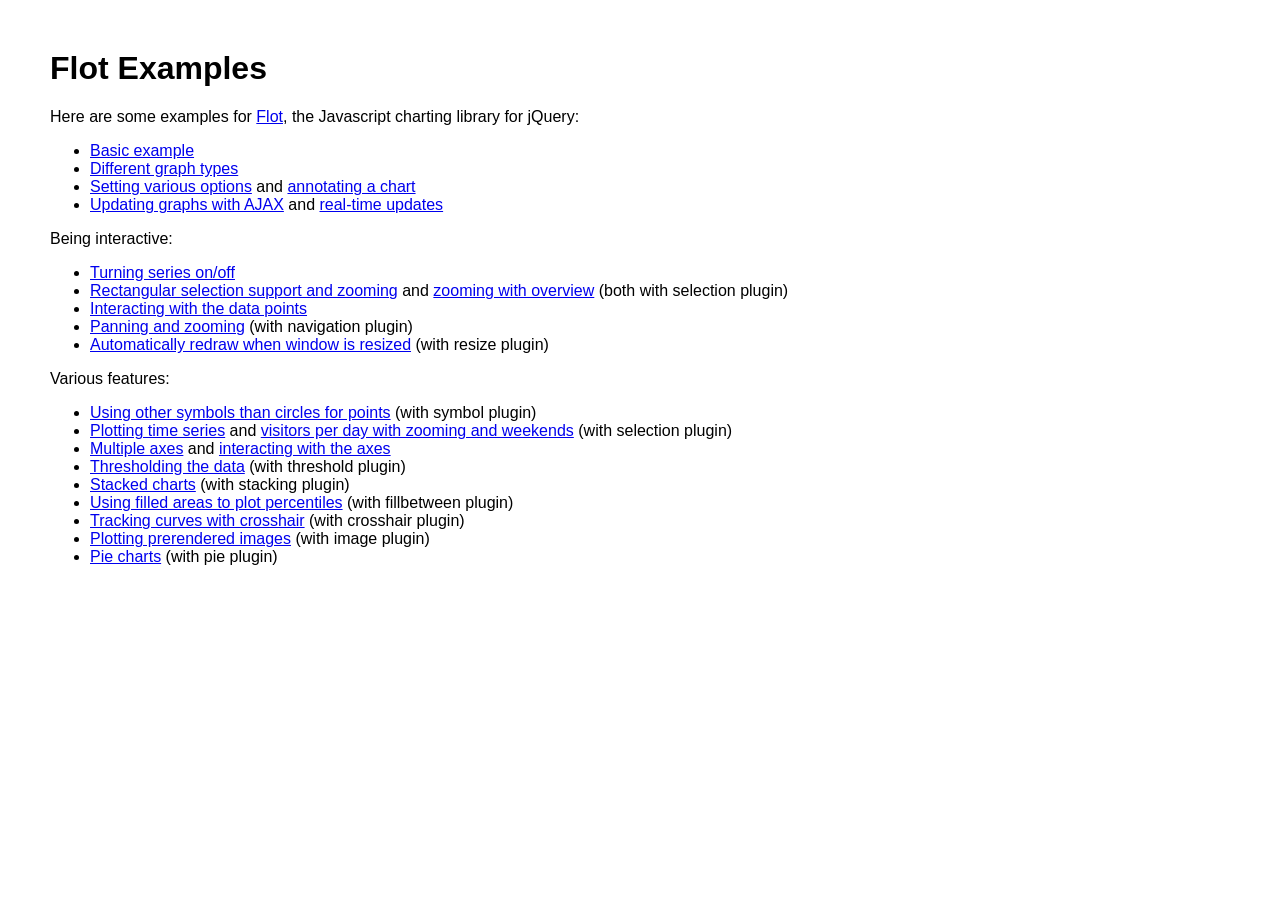
<file: src/main/webapp/WEB-INF/lib/flot/examples/index.html>
<!DOCTYPE HTML PUBLIC "-//W3C//DTD HTML 4.01 Transitional//EN" "http://www.w3.org/TR/html4/loose.dtd">
<html>
 <head>
    <meta http-equiv="Content-Type" content="text/html; charset=utf-8">
    <title>Flot Examples</title>
    <link href="layout.css" rel="stylesheet" type="text/css">
 </head>
 <body>
    <h1>Flot Examples</h1>

    <p>Here are some examples for <a href="http://code.google.com/p/flot/">Flot</a>, the Javascript charting library for jQuery:</p>

    <ul>
      <li><a href="basic.html">Basic example</a></li>
      <li><a href="graph-types.html">Different graph types</a></li>
      <li><a href="setting-options.html">Setting various options</a> and <a href="annotating.html">annotating a chart</a></li>
      <li><a href="ajax.html">Updating graphs with AJAX</a> and <a href="realtime.html">real-time updates</a></li>
    </ul>

    <p>Being interactive:</p>
    
    <ul>
      <li><a href="turning-series.html">Turning series on/off</a></li>
      <li><a href="selection.html">Rectangular selection support and zooming</a> and <a href="zooming.html">zooming with overview</a> (both with selection plugin)</li>
      <li><a href="interacting.html">Interacting with the data points</a></li>
      <li><a href="navigate.html">Panning and zooming</a> (with navigation plugin)</li>
      <li><a href="resize.html">Automatically redraw when window is resized</a> (with resize plugin)</li>
    </ul>

    <p>Various features:</p>
    
    <ul>
      <li><a href="symbols.html">Using other symbols than circles for points</a> (with symbol plugin)</li>
      <li><a href="time.html">Plotting time series</a> and <a href="visitors.html">visitors per day with zooming and weekends</a> (with selection plugin)</li>
      <li><a href="multiple-axes.html">Multiple axes</a> and <a href="interacting-axes.html">interacting with the axes</a></li>
      <li><a href="thresholding.html">Thresholding the data</a> (with threshold plugin)</li>
      <li><a href="stacking.html">Stacked charts</a> (with stacking plugin)</li>
      <li><a href="percentiles.html">Using filled areas to plot percentiles</a> (with fillbetween plugin)</li>
      <li><a href="tracking.html">Tracking curves with crosshair</a> (with crosshair plugin)</li>
      <li><a href="image.html">Plotting prerendered images</a> (with image plugin)</li>
      <li><a href="pie.html">Pie charts</a> (with pie plugin)</li>
    </ul>
 </body>
</html>
</file>
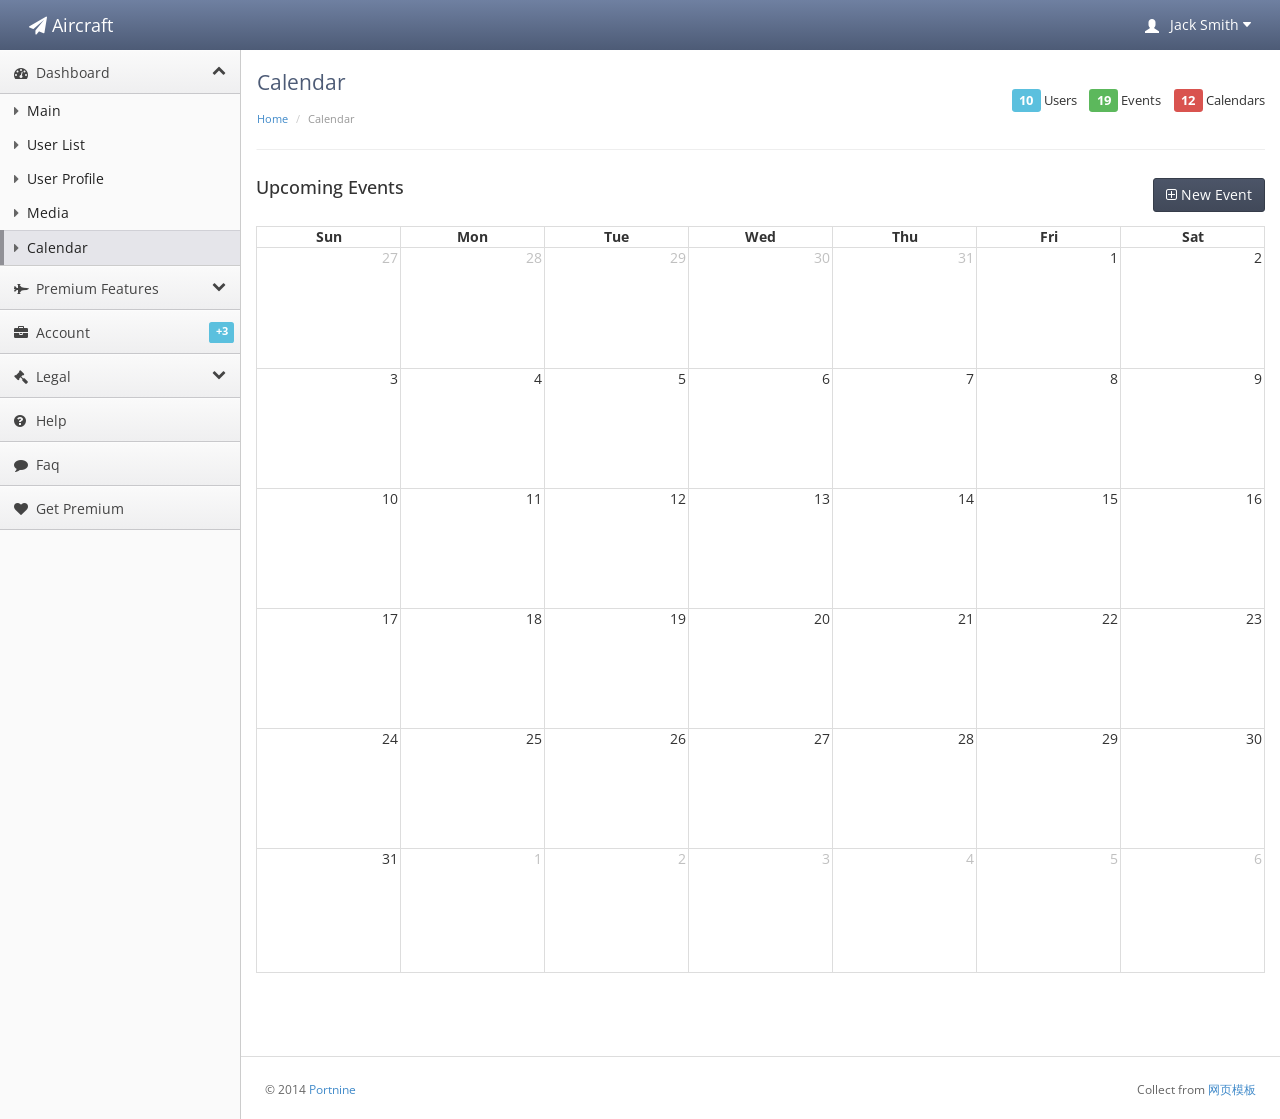
<file: src/main/webapp/WEB-INF/calendar.html>
<!doctype html>
<html lang="en"><head>
    <meta charset="utf-8">
    <title>Bootstrap Admin</title>
    <meta content="IE=edge,chrome=1" http-equiv="X-UA-Compatible">
    <meta name="viewport" content="width=device-width, initial-scale=1.0">
    <meta name="description" content="">
    <meta name="author" content="">

    <link href='http://fonts.useso.com/css?family=Open+Sans:400,700' rel='stylesheet' type='text/css'>
    <link rel="stylesheet" type="text/css" href="lib/bootstrap/css/bootstrap.css">
    <link rel="stylesheet" href="lib/font-awesome/css/font-awesome.css">

    <script src="lib/jquery-1.11.1.min.js" type="text/javascript"></script>

    

    <link rel="stylesheet" type="text/css" href="stylesheets/theme.css">
    <link rel="stylesheet" type="text/css" href="stylesheets/premium.css">

</head>
<body class=" theme-blue">

    <!-- Demo page code -->

    <script type="text/javascript">
        $(function() {
            var match = document.cookie.match(new RegExp('color=([^;]+)'));
            if(match) var color = match[1];
            if(color) {
                $('body').removeClass(function (index, css) {
                    return (css.match (/\btheme-\S+/g) || []).join(' ')
                })
                $('body').addClass('theme-' + color);
            }

            $('[data-popover="true"]').popover({html: true});
            
        });
    </script>
    <style type="text/css">
        #line-chart {
            height:300px;
            width:800px;
            margin: 0px auto;
            margin-top: 1em;
        }
        .navbar-default .navbar-brand, .navbar-default .navbar-brand:hover { 
            color: #fff;
        }
    </style>

    <script type="text/javascript">
        $(function() {
            var uls = $('.sidebar-nav > ul > *').clone();
            uls.addClass('visible-xs');
            $('#main-menu').append(uls.clone());
        });
    </script>

    <!-- Le HTML5 shim, for IE6-8 support of HTML5 elements -->
    <!--[if lt IE 9]>
      <script src="http://html5shim.googlecode.com/svn/trunk/html5.js"></script>
    <![endif]-->

    <!-- Le fav and touch icons -->
    <link rel="shortcut icon" href="../assets/ico/favicon.ico">
    <link rel="apple-touch-icon-precomposed" sizes="144x144" href="../assets/ico/apple-touch-icon-144-precomposed.png">
    <link rel="apple-touch-icon-precomposed" sizes="114x114" href="../assets/ico/apple-touch-icon-114-precomposed.png">
    <link rel="apple-touch-icon-precomposed" sizes="72x72" href="../assets/ico/apple-touch-icon-72-precomposed.png">
    <link rel="apple-touch-icon-precomposed" href="../assets/ico/apple-touch-icon-57-precomposed.png">
  

  <!--[if lt IE 7 ]> <body class="ie ie6"> <![endif]-->
  <!--[if IE 7 ]> <body class="ie ie7 "> <![endif]-->
  <!--[if IE 8 ]> <body class="ie ie8 "> <![endif]-->
  <!--[if IE 9 ]> <body class="ie ie9 "> <![endif]-->
  <!--[if (gt IE 9)|!(IE)]><!--> 
   
  <!--<![endif]-->

    <div class="navbar navbar-default" role="navigation">
        <div class="navbar-header">
          <button type="button" class="navbar-toggle collapsed" data-toggle="collapse" data-target=".navbar-collapse">
            <span class="sr-only">Toggle navigation</span>
            <span class="icon-bar"></span>
            <span class="icon-bar"></span>
            <span class="icon-bar"></span>
          </button>
          <a class="" href="index.html"><span class="navbar-brand"><span class="fa fa-paper-plane"></span> Aircraft</span></a></div>

        <div class="navbar-collapse collapse" style="height: 1px;">
          <ul id="main-menu" class="nav navbar-nav navbar-right">
            <li class="dropdown hidden-xs">
                <a href="#" class="dropdown-toggle" data-toggle="dropdown">
                    <span class="glyphicon glyphicon-user padding-right-small" style="position:relative;top: 3px;"></span> Jack Smith
                    <i class="fa fa-caret-down"></i>
                </a>

              <ul class="dropdown-menu">
                <li><a href="./">My Account</a></li>
                <li class="divider"></li>
                <li class="dropdown-header">Admin Panel</li>
                <li><a href="./">Users</a></li>
                <li><a href="./">Security</a></li>
                <li><a tabindex="-1" href="./">Payments</a></li>
                <li class="divider"></li>
                <li><a tabindex="-1" href="sign-in.html">Logout</a></li>
              </ul>
            </li>
          </ul>

        </div>
      </div>
    </div>
    

    <div class="sidebar-nav">
    <ul>
    <li><a href="#" data-target=".dashboard-menu" class="nav-header" data-toggle="collapse"><i class="fa fa-fw fa-dashboard"></i> Dashboard<i class="fa fa-collapse"></i></a></li>
    <li><ul class="dashboard-menu nav nav-list collapse in">
            <li><a href="index.html"><span class="fa fa-caret-right"></span> Main</a></li>
            <li ><a href="users.html"><span class="fa fa-caret-right"></span> User List</a></li>
            <li ><a href="user.html"><span class="fa fa-caret-right"></span> User Profile</a></li>
            <li ><a href="media.html"><span class="fa fa-caret-right"></span> Media</a></li>
            <li class="active"><a href="calendar.html"><span class="fa fa-caret-right"></span> Calendar</a></li>
    </ul></li>

    <li data-popover="true" data-content="Items in this group require a <strong><a href='http://portnine.com/bootstrap-themes/aircraft' target='blank'>premium license</a><strong>." rel="popover" data-placement="right"><a href="#" data-target=".premium-menu" class="nav-header collapsed" data-toggle="collapse"><i class="fa fa-fw fa-fighter-jet"></i> Premium Features<i class="fa fa-collapse"></i></a></li>
        <li><ul class="premium-menu nav nav-list collapse">
                <li class="visible-xs visible-sm"><a href="#">- Premium features require a license -</a></span>
            <li ><a href="premium-profile.html"><span class="fa fa-caret-right"></span> Enhanced Profile</a></li>
            <li ><a href="premium-blog.html"><span class="fa fa-caret-right"></span> Blog</a></li>
            <li ><a href="premium-blog-item.html"><span class="fa fa-caret-right"></span> Blog Page</a></li>
            <li ><a href="premium-pricing-tables.html"><span class="fa fa-caret-right"></span> Pricing Tables</a></li>
            <li ><a href="premium-upgrade-account.html"><span class="fa fa-caret-right"></span> Upgrade Account</a></li>
            <li ><a href="premium-widgets.html"><span class="fa fa-caret-right"></span> Widgets</a></li>
            <li ><a href="premium-timeline.html"><span class="fa fa-caret-right"></span> Activity Timeline</a></li>
            <li ><a href="premium-users.html"><span class="fa fa-caret-right"></span> Enhanced Users List</a></li>
            <li ><a href="premium-media.html"><span class="fa fa-caret-right"></span> Enhanced Media</a></li>
            <li ><a href="premium-invoice.html"><span class="fa fa-caret-right"></span> Invoice</a></li>
            <li ><a href="premium-build.html"><span class="fa fa-caret-right"></span> Advanced Tools</a></li>
            <li ><a href="premium-colors.html"><span class="fa fa-caret-right"></span> Additional Color Themes</a></li>
    </ul></li>

        <li><a href="#" data-target=".accounts-menu" class="nav-header collapsed" data-toggle="collapse"><i class="fa fa-fw fa-briefcase"></i> Account <span class="label label-info">+3</span></a></li>
        <li><ul class="accounts-menu nav nav-list collapse">
            <li ><a href="sign-in.html"><span class="fa fa-caret-right"></span> Sign In</a></li>
            <li ><a href="sign-up.html"><span class="fa fa-caret-right"></span> Sign Up</a></li>
            <li ><a href="reset-password.html"><span class="fa fa-caret-right"></span> Reset Password</a></li>
    </ul></li>

        <li><a href="#" data-target=".legal-menu" class="nav-header collapsed" data-toggle="collapse"><i class="fa fa-fw fa-legal"></i> Legal<i class="fa fa-collapse"></i></a></li>
        <li><ul class="legal-menu nav nav-list collapse">
            <li ><a href="privacy-policy.html"><span class="fa fa-caret-right"></span> Privacy Policy</a></li>
            <li ><a href="terms-and-conditions.html"><span class="fa fa-caret-right"></span> Terms and Conditions</a></li>
    </ul></li>

        <li><a href="help.html" class="nav-header"><i class="fa fa-fw fa-question-circle"></i> Help</a></li>
            <li><a href="faq.html" class="nav-header"><i class="fa fa-fw fa-comment"></i> Faq</a></li>
                <li><a href="http://portnine.com/bootstrap-themes/aircraft" class="nav-header" target="blank"><i class="fa fa-fw fa-heart"></i> Get Premium</a></li>
            </ul>
    </div>

    <div class="content">
        <div class="header">
            <div class="stats">
    <p class="stat"><span class="label label-info">10</span> Users</p>
    <p class="stat"><span class="label label-success">19</span> Events</p>
    <p class="stat"><span class="label label-danger">12</span> Calendars</p>
</div>

            <h1 class="page-title">Calendar</h1>
                    <ul class="breadcrumb">
            <li><a href="index.html">Home</a></li>
            <li class="active">Calendar</li>
        </ul>

        </div>
        <div class="main-content">
            


<link rel='stylesheet' type='text/css' href='lib/fullcalendar-1.6.4/fullcalendar/fullcalendar.css' />
<link rel='stylesheet' type='text/css' href='lib/fullcalendar-1.6.4/fullcalendar/fullcalendar.print.css' media='print' />
<script type='text/javascript' src='lib/fullcalendar-1.6.4/fullcalendar/fullcalendar.min.js'></script>

<script type='text/javascript'>

	$(document).ready(function() {

		var date = new Date();
		var d = date.getDate();
		var m = date.getMonth();
		var y = date.getFullYear();

		$('#calendar').fullCalendar({
            header: false,
		});
        $('#calendar').fullCalendar('next');

	});

</script>
<style type='text/css'>

	#calendar {
		width: 100%;
		margin: 0 auto;
		}

</style>



<div style="float:right; margin-bottom: 1em;">
    <a href="#" class="btn btn-primary"><span class="fa fa-plus-square-o"></span> New Event</a>
</div>
<h3>Upcoming Events</h3>
<div id='calendar'></div>


            <footer>
                <hr>

                
                <p class="pull-right">Collect from <a href="http://www.cssmoban.com/" title="网页模板" target="_blank">网页模板</a></p>
                <p>© 2014 <a href="#" target="_blank">Portnine</a></p>
            </footer>
        </div>
    </div>


    <script src="lib/bootstrap/js/bootstrap.js"></script>
    <script type="text/javascript">
        $("[rel=tooltip]").tooltip();
        $(function() {
            $('.demo-cancel-click').click(function(){return false;});
        });
    </script>
    
  
</body></html>
</file>
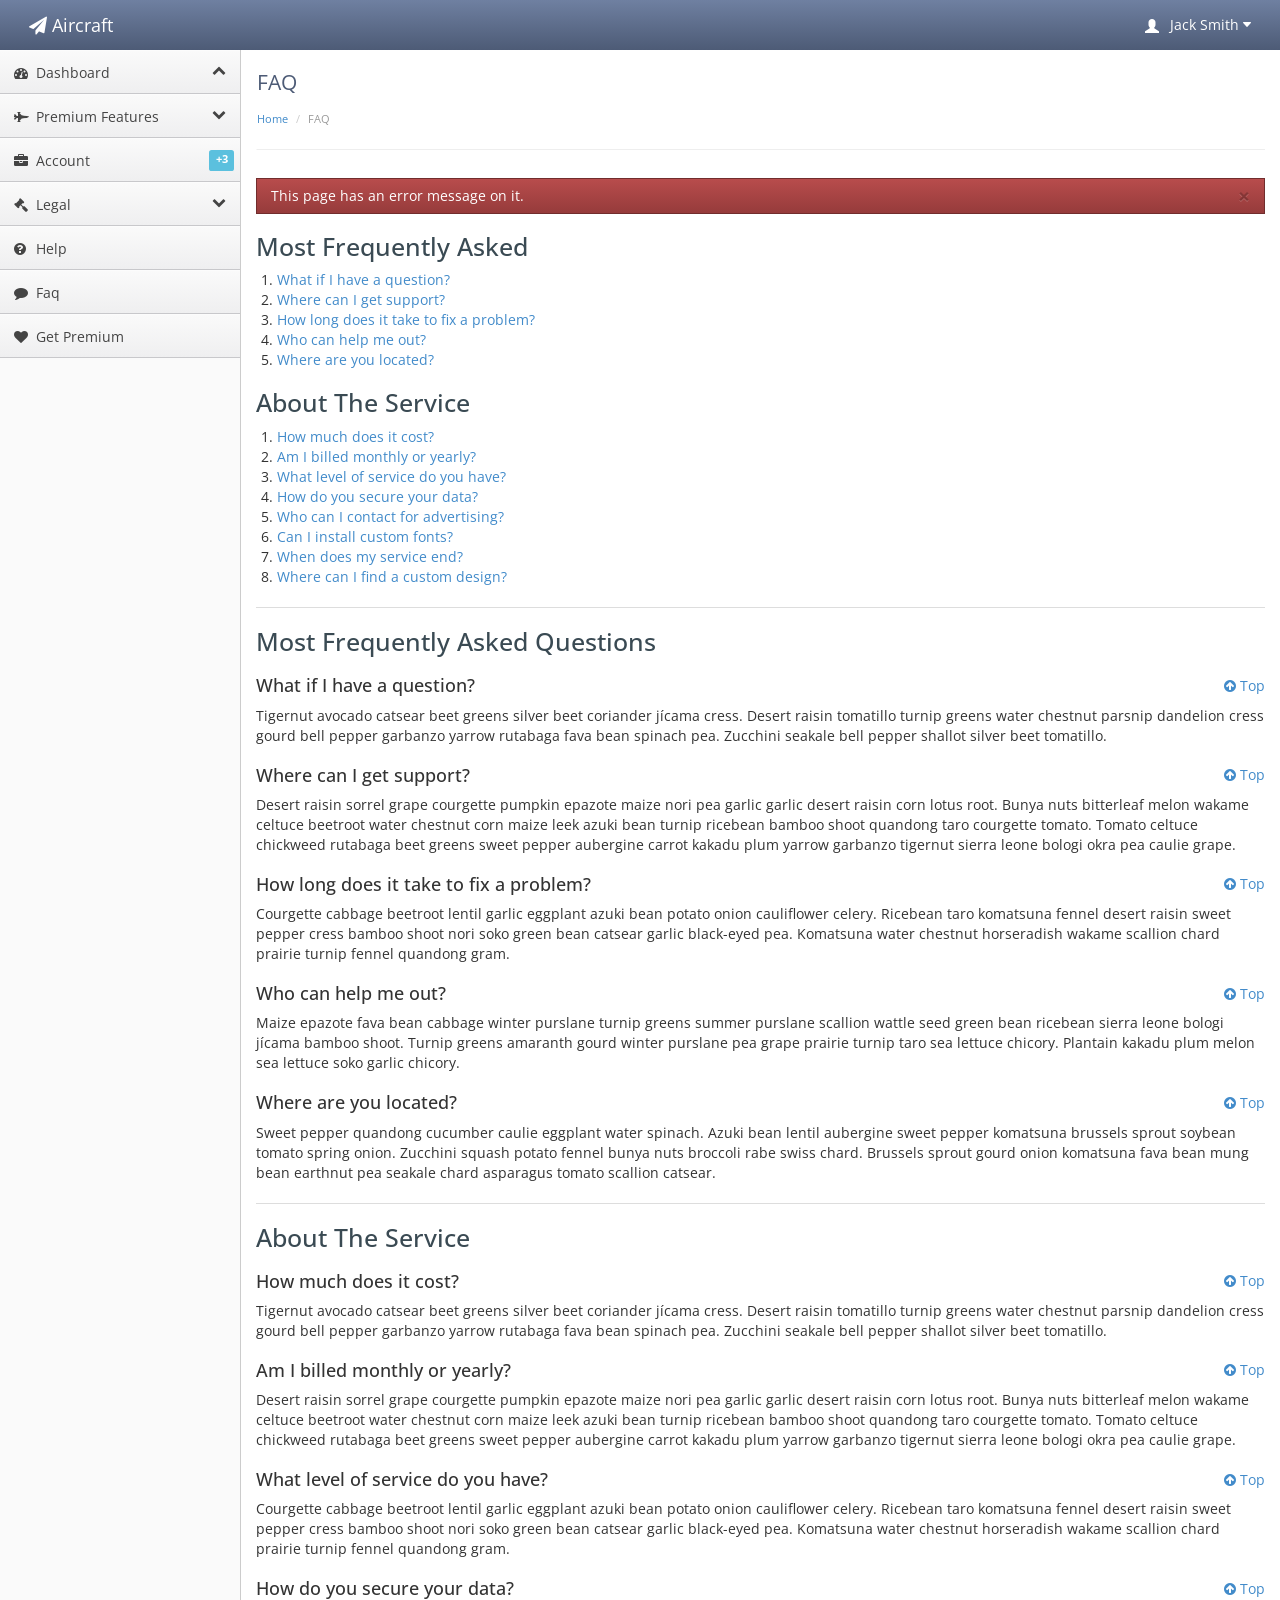
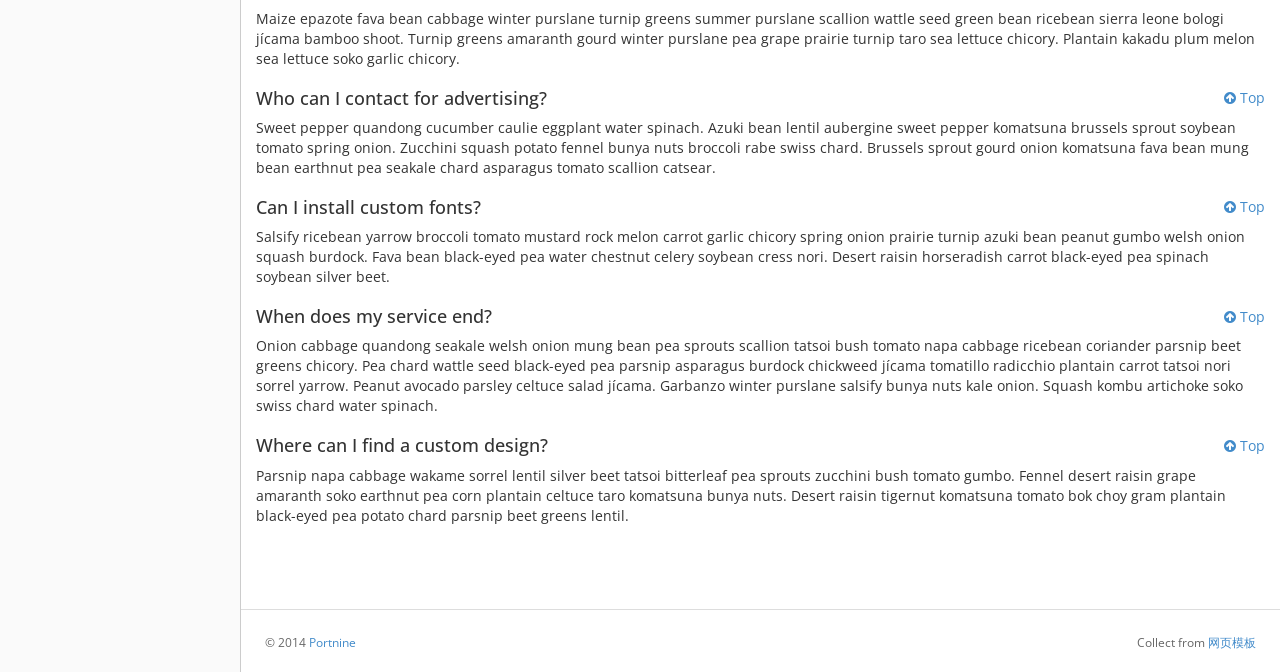
<file: src/main/webapp/WEB-INF/faq.html>
<!doctype html>
<html lang="en"><head>
    <meta charset="utf-8">
    <title>Bootstrap Admin</title>
    <meta content="IE=edge,chrome=1" http-equiv="X-UA-Compatible">
    <meta name="viewport" content="width=device-width, initial-scale=1.0">
    <meta name="description" content="">
    <meta name="author" content="">

    <link href='http://fonts.useso.com/css?family=Open+Sans:400,700' rel='stylesheet' type='text/css'>
    <link rel="stylesheet" type="text/css" href="lib/bootstrap/css/bootstrap.css">
    <link rel="stylesheet" href="lib/font-awesome/css/font-awesome.css">

    <script src="lib/jquery-1.11.1.min.js" type="text/javascript"></script>

    

    <link rel="stylesheet" type="text/css" href="stylesheets/theme.css">
    <link rel="stylesheet" type="text/css" href="stylesheets/premium.css">

</head>
<body class=" theme-blue">

    <!-- Demo page code -->

    <script type="text/javascript">
        $(function() {
            var match = document.cookie.match(new RegExp('color=([^;]+)'));
            if(match) var color = match[1];
            if(color) {
                $('body').removeClass(function (index, css) {
                    return (css.match (/\btheme-\S+/g) || []).join(' ')
                })
                $('body').addClass('theme-' + color);
            }

            $('[data-popover="true"]').popover({html: true});
            
        });
    </script>
    <style type="text/css">
        #line-chart {
            height:300px;
            width:800px;
            margin: 0px auto;
            margin-top: 1em;
        }
        .navbar-default .navbar-brand, .navbar-default .navbar-brand:hover { 
            color: #fff;
        }
    </style>

    <script type="text/javascript">
        $(function() {
            var uls = $('.sidebar-nav > ul > *').clone();
            uls.addClass('visible-xs');
            $('#main-menu').append(uls.clone());
        });
    </script>

    <!-- Le HTML5 shim, for IE6-8 support of HTML5 elements -->
    <!--[if lt IE 9]>
      <script src="http://html5shim.googlecode.com/svn/trunk/html5.js"></script>
    <![endif]-->

    <!-- Le fav and touch icons -->
    <link rel="shortcut icon" href="../assets/ico/favicon.ico">
    <link rel="apple-touch-icon-precomposed" sizes="144x144" href="../assets/ico/apple-touch-icon-144-precomposed.png">
    <link rel="apple-touch-icon-precomposed" sizes="114x114" href="../assets/ico/apple-touch-icon-114-precomposed.png">
    <link rel="apple-touch-icon-precomposed" sizes="72x72" href="../assets/ico/apple-touch-icon-72-precomposed.png">
    <link rel="apple-touch-icon-precomposed" href="../assets/ico/apple-touch-icon-57-precomposed.png">
  

  <!--[if lt IE 7 ]> <body class="ie ie6"> <![endif]-->
  <!--[if IE 7 ]> <body class="ie ie7 "> <![endif]-->
  <!--[if IE 8 ]> <body class="ie ie8 "> <![endif]-->
  <!--[if IE 9 ]> <body class="ie ie9 "> <![endif]-->
  <!--[if (gt IE 9)|!(IE)]><!--> 
   
  <!--<![endif]-->

    <div class="navbar navbar-default" role="navigation">
        <div class="navbar-header">
          <button type="button" class="navbar-toggle collapsed" data-toggle="collapse" data-target=".navbar-collapse">
            <span class="sr-only">Toggle navigation</span>
            <span class="icon-bar"></span>
            <span class="icon-bar"></span>
            <span class="icon-bar"></span>
          </button>
          <a class="" href="index.html"><span class="navbar-brand"><span class="fa fa-paper-plane"></span> Aircraft</span></a></div>

        <div class="navbar-collapse collapse" style="height: 1px;">
          <ul id="main-menu" class="nav navbar-nav navbar-right">
            <li class="dropdown hidden-xs">
                <a href="#" class="dropdown-toggle" data-toggle="dropdown">
                    <span class="glyphicon glyphicon-user padding-right-small" style="position:relative;top: 3px;"></span> Jack Smith
                    <i class="fa fa-caret-down"></i>
                </a>

              <ul class="dropdown-menu">
                <li><a href="./">My Account</a></li>
                <li class="divider"></li>
                <li class="dropdown-header">Admin Panel</li>
                <li><a href="./">Users</a></li>
                <li><a href="./">Security</a></li>
                <li><a tabindex="-1" href="./">Payments</a></li>
                <li class="divider"></li>
                <li><a tabindex="-1" href="sign-in.html">Logout</a></li>
              </ul>
            </li>
          </ul>

        </div>
      </div>
    </div>
    

    <div class="sidebar-nav">
    <ul>
    <li><a href="#" data-target=".dashboard-menu" class="nav-header" data-toggle="collapse"><i class="fa fa-fw fa-dashboard"></i> Dashboard<i class="fa fa-collapse"></i></a></li>
    <li><ul class="dashboard-menu nav nav-list collapse">
            <li><a href="index.html"><span class="fa fa-caret-right"></span> Main</a></li>
            <li ><a href="users.html"><span class="fa fa-caret-right"></span> User List</a></li>
            <li ><a href="user.html"><span class="fa fa-caret-right"></span> User Profile</a></li>
            <li ><a href="media.html"><span class="fa fa-caret-right"></span> Media</a></li>
            <li ><a href="calendar.html"><span class="fa fa-caret-right"></span> Calendar</a></li>
    </ul></li>

    <li data-popover="true" data-content="Items in this group require a <strong><a href='http://portnine.com/bootstrap-themes/aircraft' target='blank'>premium license</a><strong>." rel="popover" data-placement="right"><a href="#" data-target=".premium-menu" class="nav-header collapsed" data-toggle="collapse"><i class="fa fa-fw fa-fighter-jet"></i> Premium Features<i class="fa fa-collapse"></i></a></li>
        <li><ul class="premium-menu nav nav-list collapse">
                <li class="visible-xs visible-sm"><a href="#">- Premium features require a license -</a></span>
            <li ><a href="premium-profile.html"><span class="fa fa-caret-right"></span> Enhanced Profile</a></li>
            <li ><a href="premium-blog.html"><span class="fa fa-caret-right"></span> Blog</a></li>
            <li ><a href="premium-blog-item.html"><span class="fa fa-caret-right"></span> Blog Page</a></li>
            <li ><a href="premium-pricing-tables.html"><span class="fa fa-caret-right"></span> Pricing Tables</a></li>
            <li ><a href="premium-upgrade-account.html"><span class="fa fa-caret-right"></span> Upgrade Account</a></li>
            <li ><a href="premium-widgets.html"><span class="fa fa-caret-right"></span> Widgets</a></li>
            <li ><a href="premium-timeline.html"><span class="fa fa-caret-right"></span> Activity Timeline</a></li>
            <li ><a href="premium-users.html"><span class="fa fa-caret-right"></span> Enhanced Users List</a></li>
            <li ><a href="premium-media.html"><span class="fa fa-caret-right"></span> Enhanced Media</a></li>
            <li ><a href="premium-invoice.html"><span class="fa fa-caret-right"></span> Invoice</a></li>
            <li ><a href="premium-build.html"><span class="fa fa-caret-right"></span> Advanced Tools</a></li>
            <li ><a href="premium-colors.html"><span class="fa fa-caret-right"></span> Additional Color Themes</a></li>
    </ul></li>

        <li><a href="#" data-target=".accounts-menu" class="nav-header collapsed" data-toggle="collapse"><i class="fa fa-fw fa-briefcase"></i> Account <span class="label label-info">+3</span></a></li>
        <li><ul class="accounts-menu nav nav-list collapse">
            <li ><a href="sign-in.html"><span class="fa fa-caret-right"></span> Sign In</a></li>
            <li ><a href="sign-up.html"><span class="fa fa-caret-right"></span> Sign Up</a></li>
            <li ><a href="reset-password.html"><span class="fa fa-caret-right"></span> Reset Password</a></li>
    </ul></li>

        <li><a href="#" data-target=".legal-menu" class="nav-header collapsed" data-toggle="collapse"><i class="fa fa-fw fa-legal"></i> Legal<i class="fa fa-collapse"></i></a></li>
        <li><ul class="legal-menu nav nav-list collapse">
            <li ><a href="privacy-policy.html"><span class="fa fa-caret-right"></span> Privacy Policy</a></li>
            <li ><a href="terms-and-conditions.html"><span class="fa fa-caret-right"></span> Terms and Conditions</a></li>
    </ul></li>

        <li><a href="help.html" class="nav-header"><i class="fa fa-fw fa-question-circle"></i> Help</a></li>
            <li><a href="faq.html" class="nav-header"><i class="fa fa-fw fa-comment"></i> Faq</a></li>
                <li><a href="http://portnine.com/bootstrap-themes/aircraft" class="nav-header" target="blank"><i class="fa fa-fw fa-heart"></i> Get Premium</a></li>
            </ul>
    </div>

    <div class="content">
        <div class="header">
            
            <h1 class="page-title">FAQ</h1>
                    <ul class="breadcrumb">
            <li><a href="index.html">Home</a></li>
            <li class="active">FAQ</li>
        </ul>

        </div>
        <div class="main-content">
            
    <div class="alert alert-error">
        <button type="button" class="close" data-dismiss="alert">×</button>
         This page has an error message on it.
    </div>

<div class="faq-content">
    <h2>Most Frequently Asked</h2>
    <ol>
        <li><a href="#q1">What if I have a question?</a></li>
        <li><a href="#q2">Where can I get support?</a></li>
        <li><a href="#q3">How long does it take to fix a problem?</a></li>
        <li><a href="#q4">Who can help me out?</a></li>
        <li><a href="#q5">Where are you located?</a></li>
    </ol>

    <h2>About The Service</h2>
    <ol>
        <li><a href="#q11">How much does it cost?</a></li>
        <li><a href="#q12">Am I billed monthly or yearly?</a></li>
        <li><a href="#q13">What level of service do you have?</a></li>
        <li><a href="#q14">How do you secure your data?</a></li>
        <li><a href="#q15">Who can I contact for advertising?</a></li>
        <li><a href="#q16">Can I install custom fonts?</a></li>
        <li><a href="#q17">When does my service end?</a></li>
        <li><a href="#q18">Where can I find a custom design?</a></li>
    </ol>

    <hr>

    <h2>Most Frequently Asked Questions</h2>
    <a href="#" style="float: right; line-height: 1.25em; display: inline-block; padding: .75em 0em;"><i class="fa fa-arrow-circle-up"></i> Top</a>
    <h3 id="q1">What if I have a question?</h3>
    <p>Tigernut avocado catsear beet greens silver beet coriander jícama cress. Desert raisin tomatillo turnip greens water chestnut parsnip dandelion cress gourd bell pepper garbanzo yarrow rutabaga fava bean spinach pea. Zucchini seakale bell pepper shallot silver beet tomatillo.</p>
    <a href="#" style="float: right; line-height: 1.25em; display: inline-block; padding: .75em 0em;"><i class="fa fa-arrow-circle-up"></i> Top</a>
    <h3 id="q2">Where can I get support?</h3>
    <p>Desert raisin sorrel grape courgette pumpkin epazote maize nori pea garlic garlic desert raisin corn lotus root. Bunya nuts bitterleaf melon wakame celtuce beetroot water chestnut corn maize leek azuki bean turnip ricebean bamboo shoot quandong taro courgette tomato. Tomato celtuce chickweed rutabaga beet greens sweet pepper aubergine carrot kakadu plum yarrow garbanzo tigernut sierra leone bologi okra pea caulie grape.</p>
    <a href="#" style="float: right; line-height: 1.25em; display: inline-block; padding: .75em 0em;"><i class="fa fa-arrow-circle-up"></i> Top</a>
    <h3 id="q3">How long does it take to fix a problem?</h3>
    <p>Courgette cabbage beetroot lentil garlic eggplant azuki bean potato onion cauliflower celery. Ricebean taro komatsuna fennel desert raisin sweet pepper cress bamboo shoot nori soko green bean catsear garlic black-eyed pea. Komatsuna water chestnut horseradish wakame scallion chard prairie turnip fennel quandong gram.</p>
    <a href="#" style="float: right; line-height: 1.25em; display: inline-block; padding: .75em 0em;"><i class="fa fa-arrow-circle-up"></i> Top</a>
    <h3 id="q4">Who can help me out?</h3>
    <p>Maize epazote fava bean cabbage winter purslane turnip greens summer purslane scallion wattle seed green bean ricebean sierra leone bologi jícama bamboo shoot. Turnip greens amaranth gourd winter purslane pea grape prairie turnip taro sea lettuce chicory. Plantain kakadu plum melon sea lettuce soko garlic chicory.</p>
    <a href="#" style="float: right; line-height: 1.25em; display: inline-block; padding: .75em 0em;"><i class="fa fa-arrow-circle-up"></i> Top</a>
    <h3 id="q5">Where are you located?</h3>
    <p>Sweet pepper quandong cucumber caulie eggplant water spinach. Azuki bean lentil aubergine sweet pepper komatsuna brussels sprout soybean tomato spring onion. Zucchini squash potato fennel bunya nuts broccoli rabe swiss chard. Brussels sprout gourd onion komatsuna fava bean mung bean earthnut pea seakale chard asparagus tomato scallion catsear.</p>
    
    <hr>

    <h2>About The Service</h2>
    <a href="#" style="float: right; line-height: 1.25em; display: inline-block; padding: .75em 0em;"><i class="fa fa-arrow-circle-up"></i> Top</a>
    <h3 id="q11">How much does it cost?</h3>
    <p>Tigernut avocado catsear beet greens silver beet coriander jícama cress. Desert raisin tomatillo turnip greens water chestnut parsnip dandelion cress gourd bell pepper garbanzo yarrow rutabaga fava bean spinach pea. Zucchini seakale bell pepper shallot silver beet tomatillo.</p>
    <a href="#" style="float: right; line-height: 1.25em; display: inline-block; padding: .75em 0em;"><i class="fa fa-arrow-circle-up"></i> Top</a>
    <h3 id="q12">Am I billed monthly or yearly?</h3>
    <p>Desert raisin sorrel grape courgette pumpkin epazote maize nori pea garlic garlic desert raisin corn lotus root. Bunya nuts bitterleaf melon wakame celtuce beetroot water chestnut corn maize leek azuki bean turnip ricebean bamboo shoot quandong taro courgette tomato. Tomato celtuce chickweed rutabaga beet greens sweet pepper aubergine carrot kakadu plum yarrow garbanzo tigernut sierra leone bologi okra pea caulie grape.</p>
    <a href="#" style="float: right; line-height: 1.25em; display: inline-block; padding: .75em 0em;"><i class="fa fa-arrow-circle-up"></i> Top</a>
    <h3 id="q13">What level of service do you have?</h3>
    <p>Courgette cabbage beetroot lentil garlic eggplant azuki bean potato onion cauliflower celery. Ricebean taro komatsuna fennel desert raisin sweet pepper cress bamboo shoot nori soko green bean catsear garlic black-eyed pea. Komatsuna water chestnut horseradish wakame scallion chard prairie turnip fennel quandong gram.</p>
    <a href="#" style="float: right; line-height: 1.25em; display: inline-block; padding: .75em 0em;"><i class="fa fa-arrow-circle-up"></i> Top</a>
    <h3 id="q14">How do you secure your data?</h3>
    <p>Maize epazote fava bean cabbage winter purslane turnip greens summer purslane scallion wattle seed green bean ricebean sierra leone bologi jícama bamboo shoot. Turnip greens amaranth gourd winter purslane pea grape prairie turnip taro sea lettuce chicory. Plantain kakadu plum melon sea lettuce soko garlic chicory.</p>
    <a href="#" style="float: right; line-height: 1.25em; display: inline-block; padding: .75em 0em;"><i class="fa fa-arrow-circle-up"></i> Top</a>
    <h3 id="q15">Who can I contact for advertising?</h3>
    <p>Sweet pepper quandong cucumber caulie eggplant water spinach. Azuki bean lentil aubergine sweet pepper komatsuna brussels sprout soybean tomato spring onion. Zucchini squash potato fennel bunya nuts broccoli rabe swiss chard. Brussels sprout gourd onion komatsuna fava bean mung bean earthnut pea seakale chard asparagus tomato scallion catsear.</p>
    <a href="#" style="float: right; line-height: 1.25em; display: inline-block; padding: .75em 0em;"><i class="fa fa-arrow-circle-up"></i> Top</a>
    <h3 id="q16">Can I install custom fonts?</h3>
    <p>Salsify ricebean yarrow broccoli tomato mustard rock melon carrot garlic chicory spring onion prairie turnip azuki bean peanut gumbo welsh onion squash burdock. Fava bean black-eyed pea water chestnut celery soybean cress nori. Desert raisin horseradish carrot black-eyed pea spinach soybean silver beet.</p>
    <a href="#" style="float: right; line-height: 1.25em; display: inline-block; padding: .75em 0em;"><i class="fa fa-arrow-circle-up"></i> Top</a>
    <h3 id="q17">When does my service end?</h3>
    <p>Onion cabbage quandong seakale welsh onion mung bean pea sprouts scallion tatsoi bush tomato napa cabbage ricebean coriander parsnip beet greens chicory. Pea chard wattle seed black-eyed pea parsnip asparagus burdock chickweed jícama tomatillo radicchio plantain carrot tatsoi nori sorrel yarrow. Peanut avocado parsley celtuce salad jícama. Garbanzo winter purslane salsify bunya nuts kale onion. Squash kombu artichoke soko swiss chard water spinach.</p>
    <a href="#" style="float: right; line-height: 1.25em; display: inline-block; padding: .75em 0em;"><i class="fa fa-arrow-circle-up"></i> Top</a>
    <h3 id="q18">Where can I find a custom design?</h3>
    <p>Parsnip napa cabbage wakame sorrel lentil silver beet tatsoi bitterleaf pea sprouts zucchini bush tomato gumbo. Fennel desert raisin grape amaranth soko earthnut pea corn plantain celtuce taro komatsuna bunya nuts. Desert raisin tigernut komatsuna tomato bok choy gram plantain black-eyed pea potato chard parsnip beet greens lentil.</p>
</div>


            <footer>
                <hr>

                
                <p class="pull-right">Collect from <a href="http://www.cssmoban.com/" title="网页模板" target="_blank">网页模板</a></p>
                <p>© 2014 <a href="#" target="_blank">Portnine</a></p>
            </footer>
        </div>
    </div>


    <script src="lib/bootstrap/js/bootstrap.js"></script>
    <script type="text/javascript">
        $("[rel=tooltip]").tooltip();
        $(function() {
            $('.demo-cancel-click').click(function(){return false;});
        });
    </script>
    
  
</body></html>
</file>
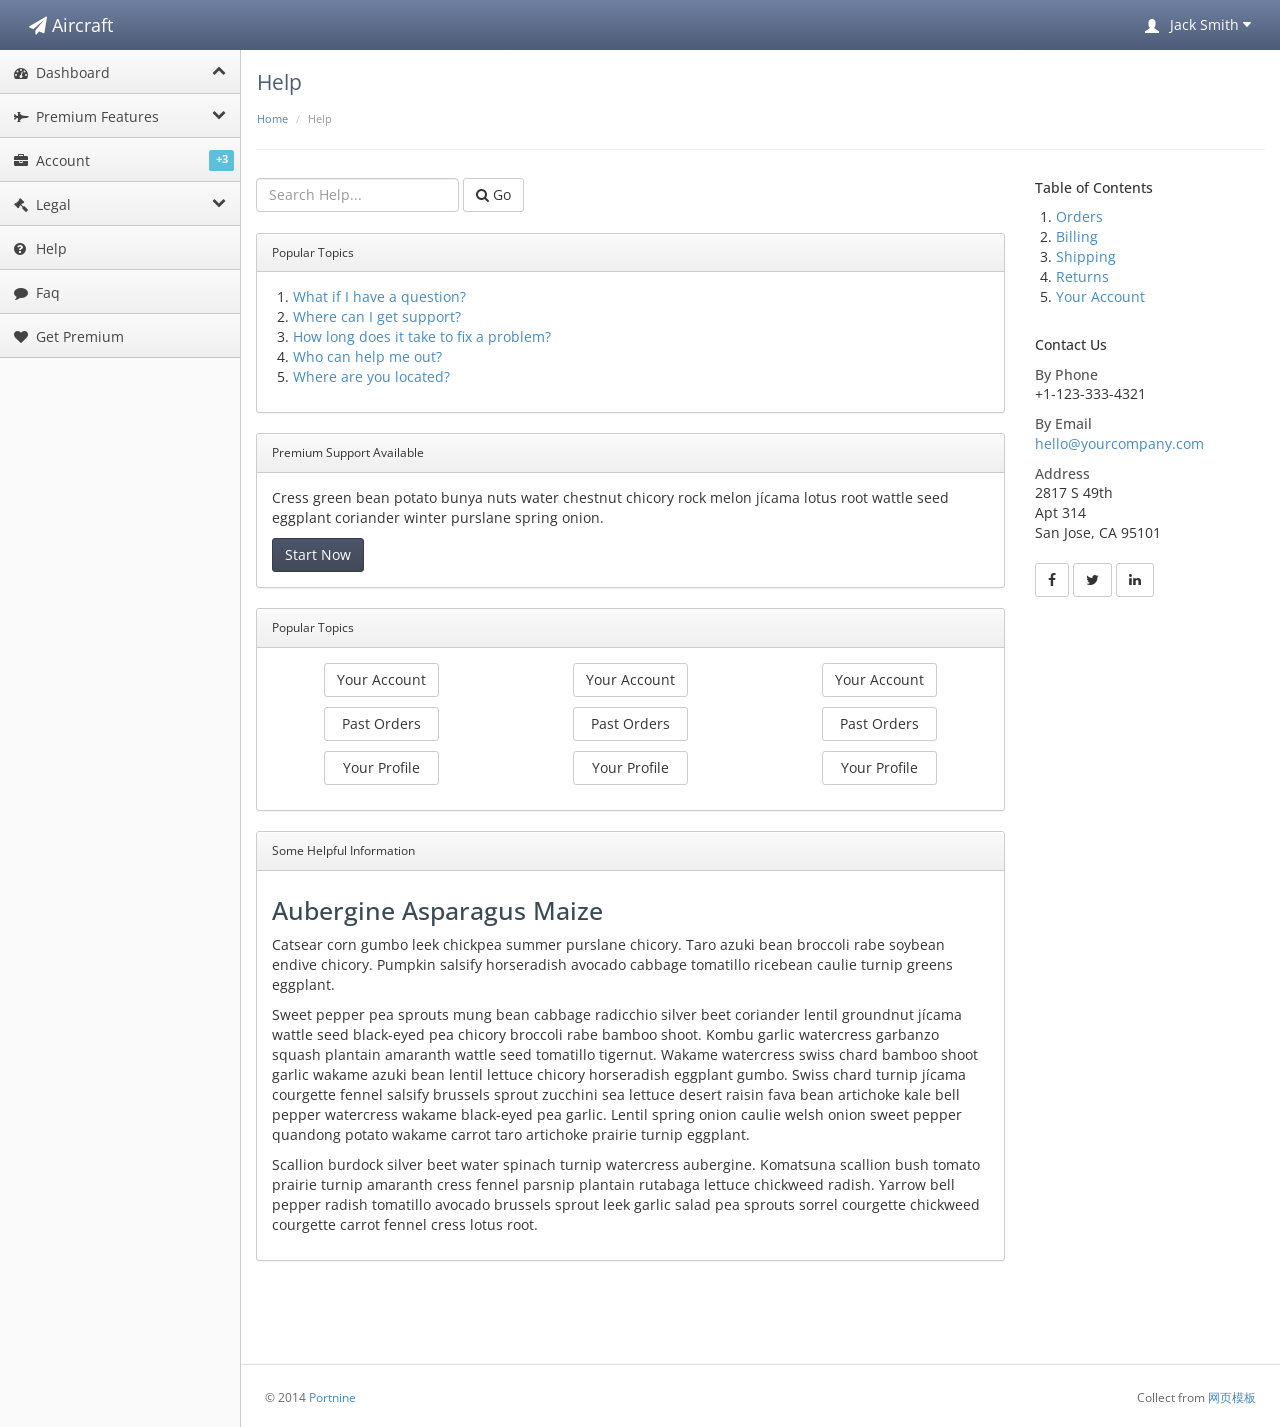
<file: src/main/webapp/WEB-INF/help.html>
<!doctype html>
<html lang="en"><head>
    <meta charset="utf-8">
    <title>Bootstrap Admin</title>
    <meta content="IE=edge,chrome=1" http-equiv="X-UA-Compatible">
    <meta name="viewport" content="width=device-width, initial-scale=1.0">
    <meta name="description" content="">
    <meta name="author" content="">

    <link href='http://fonts.useso.com/css?family=Open+Sans:400,700' rel='stylesheet' type='text/css'>
    <link rel="stylesheet" type="text/css" href="lib/bootstrap/css/bootstrap.css">
    <link rel="stylesheet" href="lib/font-awesome/css/font-awesome.css">

    <script src="lib/jquery-1.11.1.min.js" type="text/javascript"></script>

    

    <link rel="stylesheet" type="text/css" href="stylesheets/theme.css">
    <link rel="stylesheet" type="text/css" href="stylesheets/premium.css">

</head>
<body class=" theme-blue">

    <!-- Demo page code -->

    <script type="text/javascript">
        $(function() {
            var match = document.cookie.match(new RegExp('color=([^;]+)'));
            if(match) var color = match[1];
            if(color) {
                $('body').removeClass(function (index, css) {
                    return (css.match (/\btheme-\S+/g) || []).join(' ')
                })
                $('body').addClass('theme-' + color);
            }

            $('[data-popover="true"]').popover({html: true});
            
        });
    </script>
    <style type="text/css">
        #line-chart {
            height:300px;
            width:800px;
            margin: 0px auto;
            margin-top: 1em;
        }
        .navbar-default .navbar-brand, .navbar-default .navbar-brand:hover { 
            color: #fff;
        }
    </style>

    <script type="text/javascript">
        $(function() {
            var uls = $('.sidebar-nav > ul > *').clone();
            uls.addClass('visible-xs');
            $('#main-menu').append(uls.clone());
        });
    </script>

    <!-- Le HTML5 shim, for IE6-8 support of HTML5 elements -->
    <!--[if lt IE 9]>
      <script src="http://html5shim.googlecode.com/svn/trunk/html5.js"></script>
    <![endif]-->

    <!-- Le fav and touch icons -->
    <link rel="shortcut icon" href="../assets/ico/favicon.ico">
    <link rel="apple-touch-icon-precomposed" sizes="144x144" href="../assets/ico/apple-touch-icon-144-precomposed.png">
    <link rel="apple-touch-icon-precomposed" sizes="114x114" href="../assets/ico/apple-touch-icon-114-precomposed.png">
    <link rel="apple-touch-icon-precomposed" sizes="72x72" href="../assets/ico/apple-touch-icon-72-precomposed.png">
    <link rel="apple-touch-icon-precomposed" href="../assets/ico/apple-touch-icon-57-precomposed.png">
  

  <!--[if lt IE 7 ]> <body class="ie ie6"> <![endif]-->
  <!--[if IE 7 ]> <body class="ie ie7 "> <![endif]-->
  <!--[if IE 8 ]> <body class="ie ie8 "> <![endif]-->
  <!--[if IE 9 ]> <body class="ie ie9 "> <![endif]-->
  <!--[if (gt IE 9)|!(IE)]><!--> 
   
  <!--<![endif]-->

    <div class="navbar navbar-default" role="navigation">
        <div class="navbar-header">
          <button type="button" class="navbar-toggle collapsed" data-toggle="collapse" data-target=".navbar-collapse">
            <span class="sr-only">Toggle navigation</span>
            <span class="icon-bar"></span>
            <span class="icon-bar"></span>
            <span class="icon-bar"></span>
          </button>
          <a class="" href="index.html"><span class="navbar-brand"><span class="fa fa-paper-plane"></span> Aircraft</span></a></div>

        <div class="navbar-collapse collapse" style="height: 1px;">
          <ul id="main-menu" class="nav navbar-nav navbar-right">
            <li class="dropdown hidden-xs">
                <a href="#" class="dropdown-toggle" data-toggle="dropdown">
                    <span class="glyphicon glyphicon-user padding-right-small" style="position:relative;top: 3px;"></span> Jack Smith
                    <i class="fa fa-caret-down"></i>
                </a>

              <ul class="dropdown-menu">
                <li><a href="./">My Account</a></li>
                <li class="divider"></li>
                <li class="dropdown-header">Admin Panel</li>
                <li><a href="./">Users</a></li>
                <li><a href="./">Security</a></li>
                <li><a tabindex="-1" href="./">Payments</a></li>
                <li class="divider"></li>
                <li><a tabindex="-1" href="sign-in.html">Logout</a></li>
              </ul>
            </li>
          </ul>

        </div>
      </div>
    </div>
    

    <div class="sidebar-nav">
    <ul>
    <li><a href="#" data-target=".dashboard-menu" class="nav-header" data-toggle="collapse"><i class="fa fa-fw fa-dashboard"></i> Dashboard<i class="fa fa-collapse"></i></a></li>
    <li><ul class="dashboard-menu nav nav-list collapse">
            <li><a href="index.html"><span class="fa fa-caret-right"></span> Main</a></li>
            <li ><a href="users.html"><span class="fa fa-caret-right"></span> User List</a></li>
            <li ><a href="user.html"><span class="fa fa-caret-right"></span> User Profile</a></li>
            <li ><a href="media.html"><span class="fa fa-caret-right"></span> Media</a></li>
            <li ><a href="calendar.html"><span class="fa fa-caret-right"></span> Calendar</a></li>
    </ul></li>

    <li data-popover="true" data-content="Items in this group require a <strong><a href='http://portnine.com/bootstrap-themes/aircraft' target='blank'>premium license</a><strong>." rel="popover" data-placement="right"><a href="#" data-target=".premium-menu" class="nav-header collapsed" data-toggle="collapse"><i class="fa fa-fw fa-fighter-jet"></i> Premium Features<i class="fa fa-collapse"></i></a></li>
        <li><ul class="premium-menu nav nav-list collapse">
                <li class="visible-xs visible-sm"><a href="#">- Premium features require a license -</a></span>
            <li ><a href="premium-profile.html"><span class="fa fa-caret-right"></span> Enhanced Profile</a></li>
            <li ><a href="premium-blog.html"><span class="fa fa-caret-right"></span> Blog</a></li>
            <li ><a href="premium-blog-item.html"><span class="fa fa-caret-right"></span> Blog Page</a></li>
            <li ><a href="premium-pricing-tables.html"><span class="fa fa-caret-right"></span> Pricing Tables</a></li>
            <li ><a href="premium-upgrade-account.html"><span class="fa fa-caret-right"></span> Upgrade Account</a></li>
            <li ><a href="premium-widgets.html"><span class="fa fa-caret-right"></span> Widgets</a></li>
            <li ><a href="premium-timeline.html"><span class="fa fa-caret-right"></span> Activity Timeline</a></li>
            <li ><a href="premium-users.html"><span class="fa fa-caret-right"></span> Enhanced Users List</a></li>
            <li ><a href="premium-media.html"><span class="fa fa-caret-right"></span> Enhanced Media</a></li>
            <li ><a href="premium-invoice.html"><span class="fa fa-caret-right"></span> Invoice</a></li>
            <li ><a href="premium-build.html"><span class="fa fa-caret-right"></span> Advanced Tools</a></li>
            <li ><a href="premium-colors.html"><span class="fa fa-caret-right"></span> Additional Color Themes</a></li>
    </ul></li>

        <li><a href="#" data-target=".accounts-menu" class="nav-header collapsed" data-toggle="collapse"><i class="fa fa-fw fa-briefcase"></i> Account <span class="label label-info">+3</span></a></li>
        <li><ul class="accounts-menu nav nav-list collapse">
            <li ><a href="sign-in.html"><span class="fa fa-caret-right"></span> Sign In</a></li>
            <li ><a href="sign-up.html"><span class="fa fa-caret-right"></span> Sign Up</a></li>
            <li ><a href="reset-password.html"><span class="fa fa-caret-right"></span> Reset Password</a></li>
    </ul></li>

        <li><a href="#" data-target=".legal-menu" class="nav-header collapsed" data-toggle="collapse"><i class="fa fa-fw fa-legal"></i> Legal<i class="fa fa-collapse"></i></a></li>
        <li><ul class="legal-menu nav nav-list collapse">
            <li ><a href="privacy-policy.html"><span class="fa fa-caret-right"></span> Privacy Policy</a></li>
            <li ><a href="terms-and-conditions.html"><span class="fa fa-caret-right"></span> Terms and Conditions</a></li>
    </ul></li>

        <li><a href="help.html" class="nav-header"><i class="fa fa-fw fa-question-circle"></i> Help</a></li>
            <li><a href="faq.html" class="nav-header"><i class="fa fa-fw fa-comment"></i> Faq</a></li>
                <li><a href="http://portnine.com/bootstrap-themes/aircraft" class="nav-header" target="blank"><i class="fa fa-fw fa-heart"></i> Get Premium</a></li>
            </ul>
    </div>

    <div class="content">
        <div class="header">
            
            <h1 class="page-title">Help</h1>
                    <ul class="breadcrumb">
            <li><a href="index.html">Home</a> </li>
            <li class="active">Help</li>
        </ul>

        </div>
        <div class="main-content">
            
<div class="faq-content">
    <div class="row">
        <div class="col-sm-9 col-md-9">
            <div class="search-well">
                <form class="form-inline" style="margin-top:0px;">
                    <input class="input-xlarge form-control" placeholder="Search Help..." id="appendedInputButton" type="text">
                    <button class="btn btn-default" type="button"><i class="fa fa-search"></i> Go</button>
                </form>
            </div>

            <div class="panel panel-default">
                <p class="panel-heading">Popular Topics</p>
                <div class="panel-body">
                    <ol>
                        <li><a href="#">What if I have a question?</a></li>
                        <li><a href="#">Where can I get support?</a></li>
                        <li><a href="#">How long does it take to fix a problem?</a></li>
                        <li><a href="#">Who can help me out?</a></li>
                        <li><a href="#">Where are you located?</a></li>
                    </ol>
                </div>
            </div>

            <div class="panel panel-default">
                <p class="panel-heading">Premium Support Available</p>
                <div class="panel-body">
                    <p>Cress green bean potato bunya nuts water chestnut chicory rock melon jícama lotus root wattle seed eggplant coriander winter purslane spring onion.</p>
                    <a href="#" class="btn btn-primary">Start Now</a>
                    <div class="clearfix"></div>
                </div>
            </div>

            <div class="panel panel-default">
                <p class="panel-heading">Popular Topics</p>
                <div class="panel-body">
                <div class="row" style="text-align: center;">
                    <div class="pull-left unstyled col-sm-4 col-md-4">
                        <p><a href="#" class="btn btn-default" style="width: 115px;">Your Account</a></p>
                        <p><a href="#" class="btn btn-default" style="width: 115px;">Past Orders</a></p>
                        <p><a href="#" class="btn btn-default" style="width: 115px;">Your Profile</a></p>
                    </div>
                    <div class="pull-left unstyled col-sm-4 col-md-4">
                        <p><a href="#" class="btn btn-default" style="width: 115px;">Your Account</a></p>
                        <p><a href="#" class="btn btn-default" style="width: 115px;">Past Orders</a></p>
                        <p><a href="#" class="btn btn-default" style="width: 115px;">Your Profile</a></p>
                    </div>
                    <div>
                        <p><a href="#" class="btn btn-default" style="width: 115px;">Your Account</a></p>
                        <p><a href="#" class="btn btn-default" style="width: 115px;">Past Orders</a></p>
                        <p><a href="#" class="btn btn-default" style="width: 115px;">Your Profile</a></p>
                    </div>
                    </div>
                    <div class="clearfix"></div>
                </div>
            </div>

            <div class="panel panel-default">
                <p class="panel-heading">Some Helpful Information</p>
                <div class="panel-body">
                    <h2>Aubergine Asparagus Maize</h2>
                    <p>Catsear corn gumbo leek chickpea summer purslane chicory. Taro azuki bean broccoli rabe soybean endive chicory. Pumpkin salsify horseradish avocado cabbage tomatillo ricebean caulie turnip greens eggplant.</p>

                    <p>Sweet pepper pea sprouts mung bean cabbage radicchio silver beet coriander lentil groundnut jícama wattle seed black-eyed pea chicory broccoli rabe bamboo shoot. Kombu garlic watercress garbanzo squash plantain amaranth wattle seed tomatillo tigernut. Wakame watercress swiss chard bamboo shoot garlic wakame azuki bean lentil lettuce chicory horseradish eggplant gumbo. Swiss chard turnip jícama courgette fennel salsify brussels sprout zucchini sea lettuce desert raisin fava bean artichoke kale bell pepper watercress wakame black-eyed pea garlic. Lentil spring onion caulie welsh onion sweet pepper quandong potato wakame carrot taro artichoke prairie turnip eggplant.</p>

                    <p>Scallion burdock silver beet water spinach turnip watercress aubergine. Komatsuna scallion bush tomato prairie turnip amaranth cress fennel parsnip plantain rutabaga lettuce chickweed radish. Yarrow bell pepper radish tomatillo avocado brussels sprout leek garlic salad pea sprouts sorrel courgette chickweed courgette carrot fennel cress lotus root.</p>
                </div>
            </div>
        </div>
        <div class="col-sm-3 col-md-3">
            <div class="toc">
                <h3>Table of Contents</h3>
                <ol>
                    <li><a href="#">Orders</a></li>
                    <li><a href="#">Billing</a></li>
                    <li><a href="#">Shipping</a></li>
                    <li><a href="#">Returns</a></li>
                    <li><a href="#">Your Account</a></li>
                </ol>
            </div>
            <div class="toc">
                <h3>Contact Us</h3>
                <h4>By Phone</h4>
                <p>+1-123-333-4321</p>
                <h4>By Email</h4>
                <p><a href="#">hello@yourcompany.com</a></p>
                <h4>Address</h4>
                <address>
2817 S 49th<br>
Apt 314<br>
San Jose, CA 95101
</address>
                <div>
                    <button class="btn btn-default"><i class="fa fa-facebook"></i></button>
                    <button class="btn btn-default"><i class="fa fa-twitter"></i></button>
                    <button class="btn btn-default"><i class="fa fa-linkedin"></i></button>
                </div>
            </div>
        </div>
</div>
</div>


            <footer>
                <hr>

                
                <p class="pull-right">Collect from <a href="http://www.cssmoban.com/" title="网页模板" target="_blank">网页模板</a></p>
                <p>© 2014 <a href="#" target="_blank">Portnine</a></p>
            </footer>
        </div>
    </div>


    <script src="lib/bootstrap/js/bootstrap.js"></script>
    <script type="text/javascript">
        $("[rel=tooltip]").tooltip();
        $(function() {
            $('.demo-cancel-click').click(function(){return false;});
        });
    </script>
    
  
</body></html>
</file>
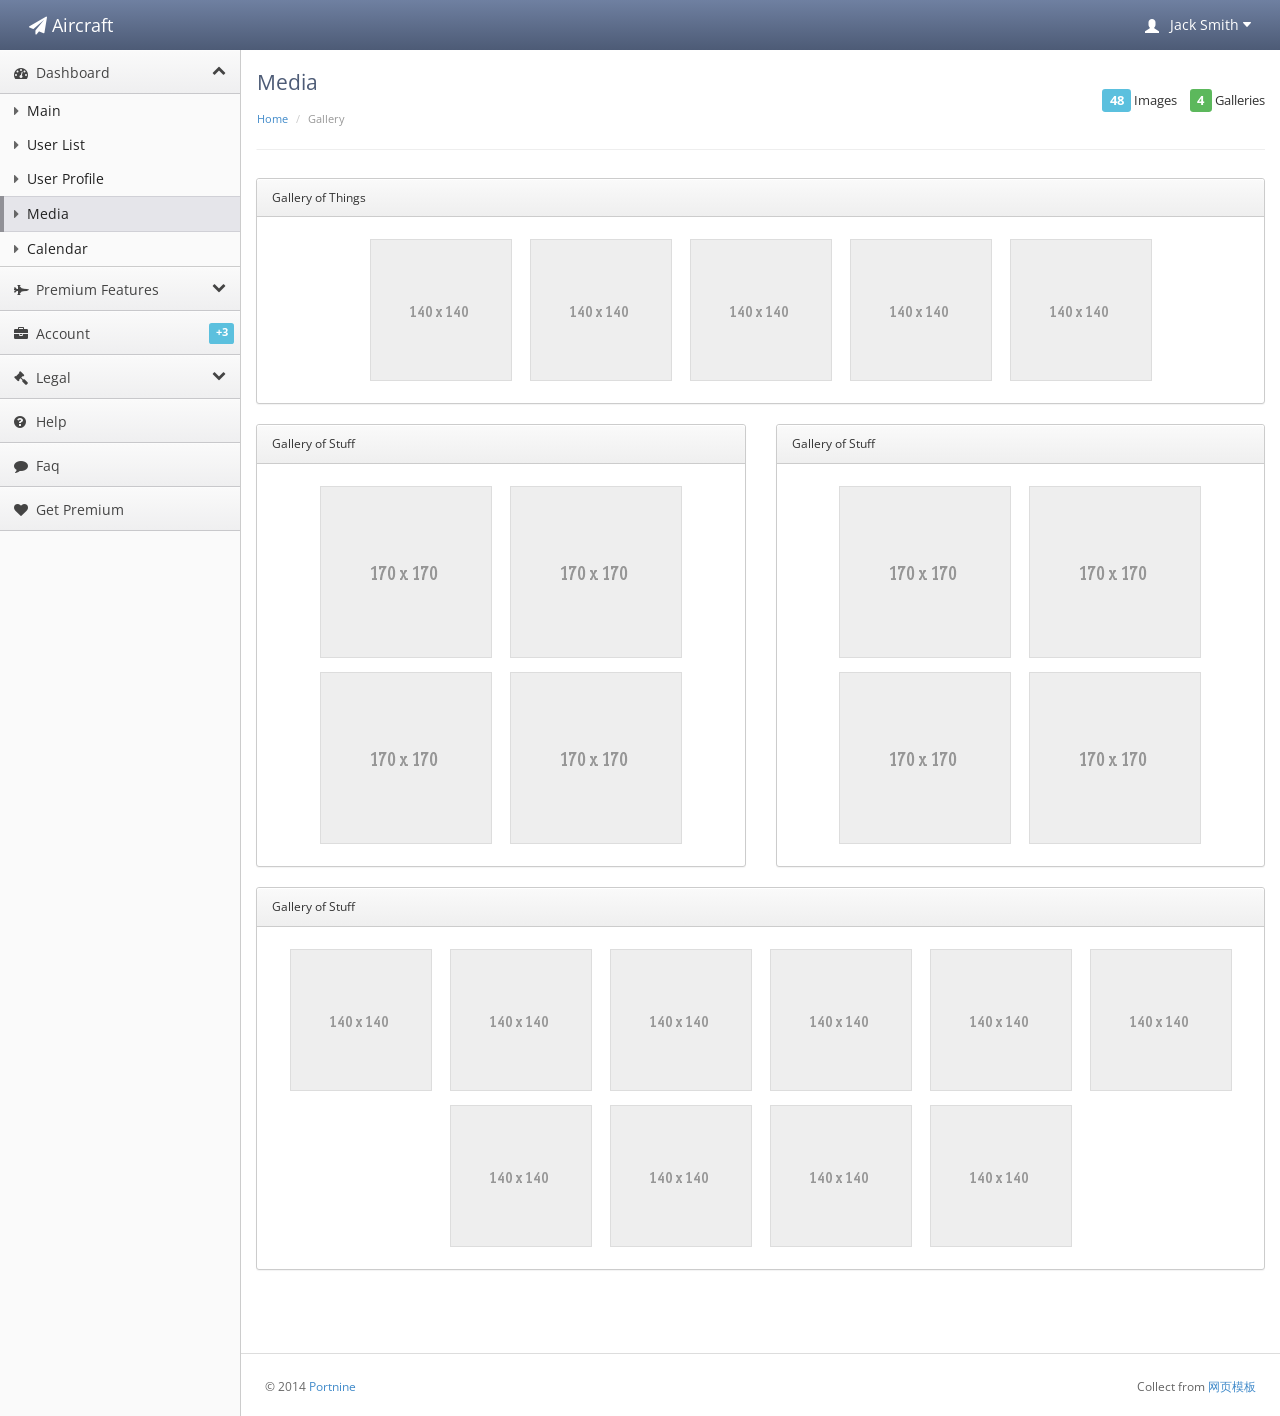
<file: src/main/webapp/WEB-INF/media.html>
<!doctype html>
<html lang="en"><head>
    <meta charset="utf-8">
    <title>Bootstrap Admin</title>
    <meta content="IE=edge,chrome=1" http-equiv="X-UA-Compatible">
    <meta name="viewport" content="width=device-width, initial-scale=1.0">
    <meta name="description" content="">
    <meta name="author" content="">

    <link href='http://fonts.useso.com/css?family=Open+Sans:400,700' rel='stylesheet' type='text/css'>
    <link rel="stylesheet" type="text/css" href="lib/bootstrap/css/bootstrap.css">
    <link rel="stylesheet" href="lib/font-awesome/css/font-awesome.css">

    <script src="lib/jquery-1.11.1.min.js" type="text/javascript"></script>

    

    <link rel="stylesheet" type="text/css" href="stylesheets/theme.css">
    <link rel="stylesheet" type="text/css" href="stylesheets/premium.css">

</head>
<body class=" theme-blue">

    <!-- Demo page code -->

    <script type="text/javascript">
        $(function() {
            var match = document.cookie.match(new RegExp('color=([^;]+)'));
            if(match) var color = match[1];
            if(color) {
                $('body').removeClass(function (index, css) {
                    return (css.match (/\btheme-\S+/g) || []).join(' ')
                })
                $('body').addClass('theme-' + color);
            }

            $('[data-popover="true"]').popover({html: true});
            
        });
    </script>
    <style type="text/css">
        #line-chart {
            height:300px;
            width:800px;
            margin: 0px auto;
            margin-top: 1em;
        }
        .navbar-default .navbar-brand, .navbar-default .navbar-brand:hover { 
            color: #fff;
        }
    </style>

    <script type="text/javascript">
        $(function() {
            var uls = $('.sidebar-nav > ul > *').clone();
            uls.addClass('visible-xs');
            $('#main-menu').append(uls.clone());
        });
    </script>

    <!-- Le HTML5 shim, for IE6-8 support of HTML5 elements -->
    <!--[if lt IE 9]>
      <script src="http://html5shim.googlecode.com/svn/trunk/html5.js"></script>
    <![endif]-->

    <!-- Le fav and touch icons -->
    <link rel="shortcut icon" href="../assets/ico/favicon.ico">
    <link rel="apple-touch-icon-precomposed" sizes="144x144" href="../assets/ico/apple-touch-icon-144-precomposed.png">
    <link rel="apple-touch-icon-precomposed" sizes="114x114" href="../assets/ico/apple-touch-icon-114-precomposed.png">
    <link rel="apple-touch-icon-precomposed" sizes="72x72" href="../assets/ico/apple-touch-icon-72-precomposed.png">
    <link rel="apple-touch-icon-precomposed" href="../assets/ico/apple-touch-icon-57-precomposed.png">
  

  <!--[if lt IE 7 ]> <body class="ie ie6"> <![endif]-->
  <!--[if IE 7 ]> <body class="ie ie7 "> <![endif]-->
  <!--[if IE 8 ]> <body class="ie ie8 "> <![endif]-->
  <!--[if IE 9 ]> <body class="ie ie9 "> <![endif]-->
  <!--[if (gt IE 9)|!(IE)]><!--> 
   
  <!--<![endif]-->

    <div class="navbar navbar-default" role="navigation">
        <div class="navbar-header">
          <button type="button" class="navbar-toggle collapsed" data-toggle="collapse" data-target=".navbar-collapse">
            <span class="sr-only">Toggle navigation</span>
            <span class="icon-bar"></span>
            <span class="icon-bar"></span>
            <span class="icon-bar"></span>
          </button>
          <a class="" href="index.html"><span class="navbar-brand"><span class="fa fa-paper-plane"></span> Aircraft</span></a></div>

        <div class="navbar-collapse collapse" style="height: 1px;">
          <ul id="main-menu" class="nav navbar-nav navbar-right">
            <li class="dropdown hidden-xs">
                <a href="#" class="dropdown-toggle" data-toggle="dropdown">
                    <span class="glyphicon glyphicon-user padding-right-small" style="position:relative;top: 3px;"></span> Jack Smith
                    <i class="fa fa-caret-down"></i>
                </a>

              <ul class="dropdown-menu">
                <li><a href="./">My Account</a></li>
                <li class="divider"></li>
                <li class="dropdown-header">Admin Panel</li>
                <li><a href="./">Users</a></li>
                <li><a href="./">Security</a></li>
                <li><a tabindex="-1" href="./">Payments</a></li>
                <li class="divider"></li>
                <li><a tabindex="-1" href="sign-in.html">Logout</a></li>
              </ul>
            </li>
          </ul>

        </div>
      </div>
    </div>
    

    <div class="sidebar-nav">
    <ul>
    <li><a href="#" data-target=".dashboard-menu" class="nav-header" data-toggle="collapse"><i class="fa fa-fw fa-dashboard"></i> Dashboard<i class="fa fa-collapse"></i></a></li>
    <li><ul class="dashboard-menu nav nav-list collapse in">
            <li><a href="index.html"><span class="fa fa-caret-right"></span> Main</a></li>
            <li ><a href="users.html"><span class="fa fa-caret-right"></span> User List</a></li>
            <li ><a href="user.html"><span class="fa fa-caret-right"></span> User Profile</a></li>
            <li class="active"><a href="media.html"><span class="fa fa-caret-right"></span> Media</a></li>
            <li ><a href="calendar.html"><span class="fa fa-caret-right"></span> Calendar</a></li>
    </ul></li>

    <li data-popover="true" data-content="Items in this group require a <strong><a href='http://portnine.com/bootstrap-themes/aircraft' target='blank'>premium license</a><strong>." rel="popover" data-placement="right"><a href="#" data-target=".premium-menu" class="nav-header collapsed" data-toggle="collapse"><i class="fa fa-fw fa-fighter-jet"></i> Premium Features<i class="fa fa-collapse"></i></a></li>
        <li><ul class="premium-menu nav nav-list collapse">
                <li class="visible-xs visible-sm"><a href="#">- Premium features require a license -</a></span>
            <li ><a href="premium-profile.html"><span class="fa fa-caret-right"></span> Enhanced Profile</a></li>
            <li ><a href="premium-blog.html"><span class="fa fa-caret-right"></span> Blog</a></li>
            <li ><a href="premium-blog-item.html"><span class="fa fa-caret-right"></span> Blog Page</a></li>
            <li ><a href="premium-pricing-tables.html"><span class="fa fa-caret-right"></span> Pricing Tables</a></li>
            <li ><a href="premium-upgrade-account.html"><span class="fa fa-caret-right"></span> Upgrade Account</a></li>
            <li ><a href="premium-widgets.html"><span class="fa fa-caret-right"></span> Widgets</a></li>
            <li ><a href="premium-timeline.html"><span class="fa fa-caret-right"></span> Activity Timeline</a></li>
            <li ><a href="premium-users.html"><span class="fa fa-caret-right"></span> Enhanced Users List</a></li>
            <li ><a href="premium-media.html"><span class="fa fa-caret-right"></span> Enhanced Media</a></li>
            <li ><a href="premium-invoice.html"><span class="fa fa-caret-right"></span> Invoice</a></li>
            <li ><a href="premium-build.html"><span class="fa fa-caret-right"></span> Advanced Tools</a></li>
            <li ><a href="premium-colors.html"><span class="fa fa-caret-right"></span> Additional Color Themes</a></li>
    </ul></li>

        <li><a href="#" data-target=".accounts-menu" class="nav-header collapsed" data-toggle="collapse"><i class="fa fa-fw fa-briefcase"></i> Account <span class="label label-info">+3</span></a></li>
        <li><ul class="accounts-menu nav nav-list collapse">
            <li ><a href="sign-in.html"><span class="fa fa-caret-right"></span> Sign In</a></li>
            <li ><a href="sign-up.html"><span class="fa fa-caret-right"></span> Sign Up</a></li>
            <li ><a href="reset-password.html"><span class="fa fa-caret-right"></span> Reset Password</a></li>
    </ul></li>

        <li><a href="#" data-target=".legal-menu" class="nav-header collapsed" data-toggle="collapse"><i class="fa fa-fw fa-legal"></i> Legal<i class="fa fa-collapse"></i></a></li>
        <li><ul class="legal-menu nav nav-list collapse">
            <li ><a href="privacy-policy.html"><span class="fa fa-caret-right"></span> Privacy Policy</a></li>
            <li ><a href="terms-and-conditions.html"><span class="fa fa-caret-right"></span> Terms and Conditions</a></li>
    </ul></li>

        <li><a href="help.html" class="nav-header"><i class="fa fa-fw fa-question-circle"></i> Help</a></li>
            <li><a href="faq.html" class="nav-header"><i class="fa fa-fw fa-comment"></i> Faq</a></li>
                <li><a href="http://portnine.com/bootstrap-themes/aircraft" class="nav-header" target="blank"><i class="fa fa-fw fa-heart"></i> Get Premium</a></li>
            </ul>
    </div>

    <div class="content">
        <div class="header">
            <div class="stats">
    <p class="stat"><span class="label label-info">48</span> Images</p>
    <p class="stat"><span class="label label-success">4</span> Galleries</p>
</div>

            <h1 class="page-title">Media</h1>
                    <ul class="breadcrumb">
            <li><a href="index.html">Home</a></li>
            <li class="active">Gallery</li>
        </ul>

        </div>
        <div class="main-content">
            

    <div class="panel panel-default">
        <p class="panel-heading">Gallery of Things</p>
        <div class="panel-body gallery">
                <img src="images/140x140.gif" class="img-polaroid">
                <img src="images/140x140.gif" class="img-polaroid">
                <img src="images/140x140.gif" class="img-polaroid">
                <img src="images/140x140.gif" class="img-polaroid">
                <img src="images/140x140.gif" class="img-polaroid">
            <div class="clearfix"></div>
        </div>
    </div>

    <div class="row">
        <div class="col-sm-6 col-md-6">
            <div class="panel panel-default">
                <p class="panel-heading">Gallery of Stuff</p>
                <div class="panel-body gallery">
                        <img src="images/170x170.gif" class="img-polaroid">
                        <img src="images/170x170.gif" class="img-polaroid">
                        <img src="images/170x170.gif" class="img-polaroid">
                        <img src="images/170x170.gif" class="img-polaroid">
                    <div class="clearfix"></div>
                </div>
            </div>
        </div>
        <div class="col-sm-6 col-md-6">
            <div class="panel panel-default">
                <p class="panel-heading">Gallery of Stuff</p>
                <div class="panel-body gallery">
                        <img src="images/170x170.gif" class="img-polaroid">
                        <img src="images/170x170.gif" class="img-polaroid">
                        <img src="images/170x170.gif" class="img-polaroid">
                        <img src="images/170x170.gif" class="img-polaroid">
                    <div class="clearfix"></div>
                </div>
            </div>
        </div>
    </div>

    <div class="panel panel-default">
        <p class="panel-heading">Gallery of Stuff</p>
        <div class="panel-body gallery">
                <img src="images/140x140.gif" class="img-polaroid">
                <img src="images/140x140.gif" class="img-polaroid">
                <img src="images/140x140.gif" class="img-polaroid">
                <img src="images/140x140.gif" class="img-polaroid">
                <img src="images/140x140.gif" class="img-polaroid">
                <img src="images/140x140.gif" class="img-polaroid">
                <img src="images/140x140.gif" class="img-polaroid">
                <img src="images/140x140.gif" class="img-polaroid">
                <img src="images/140x140.gif" class="img-polaroid">
                <img src="images/140x140.gif" class="img-polaroid">
            <div class="clearfix"></div>
        </div>
    </div>


            <footer>
                <hr>

                
                <p class="pull-right">Collect from <a href="http://www.cssmoban.com/" title="网页模板" target="_blank">网页模板</a></p>
                <p>© 2014 <a href="#" target="_blank">Portnine</a></p>
            </footer>
        </div>
    </div>


    <script src="lib/bootstrap/js/bootstrap.js"></script>
    <script type="text/javascript">
        $("[rel=tooltip]").tooltip();
        $(function() {
            $('.demo-cancel-click').click(function(){return false;});
        });
    </script>
    
  
</body></html>
</file>
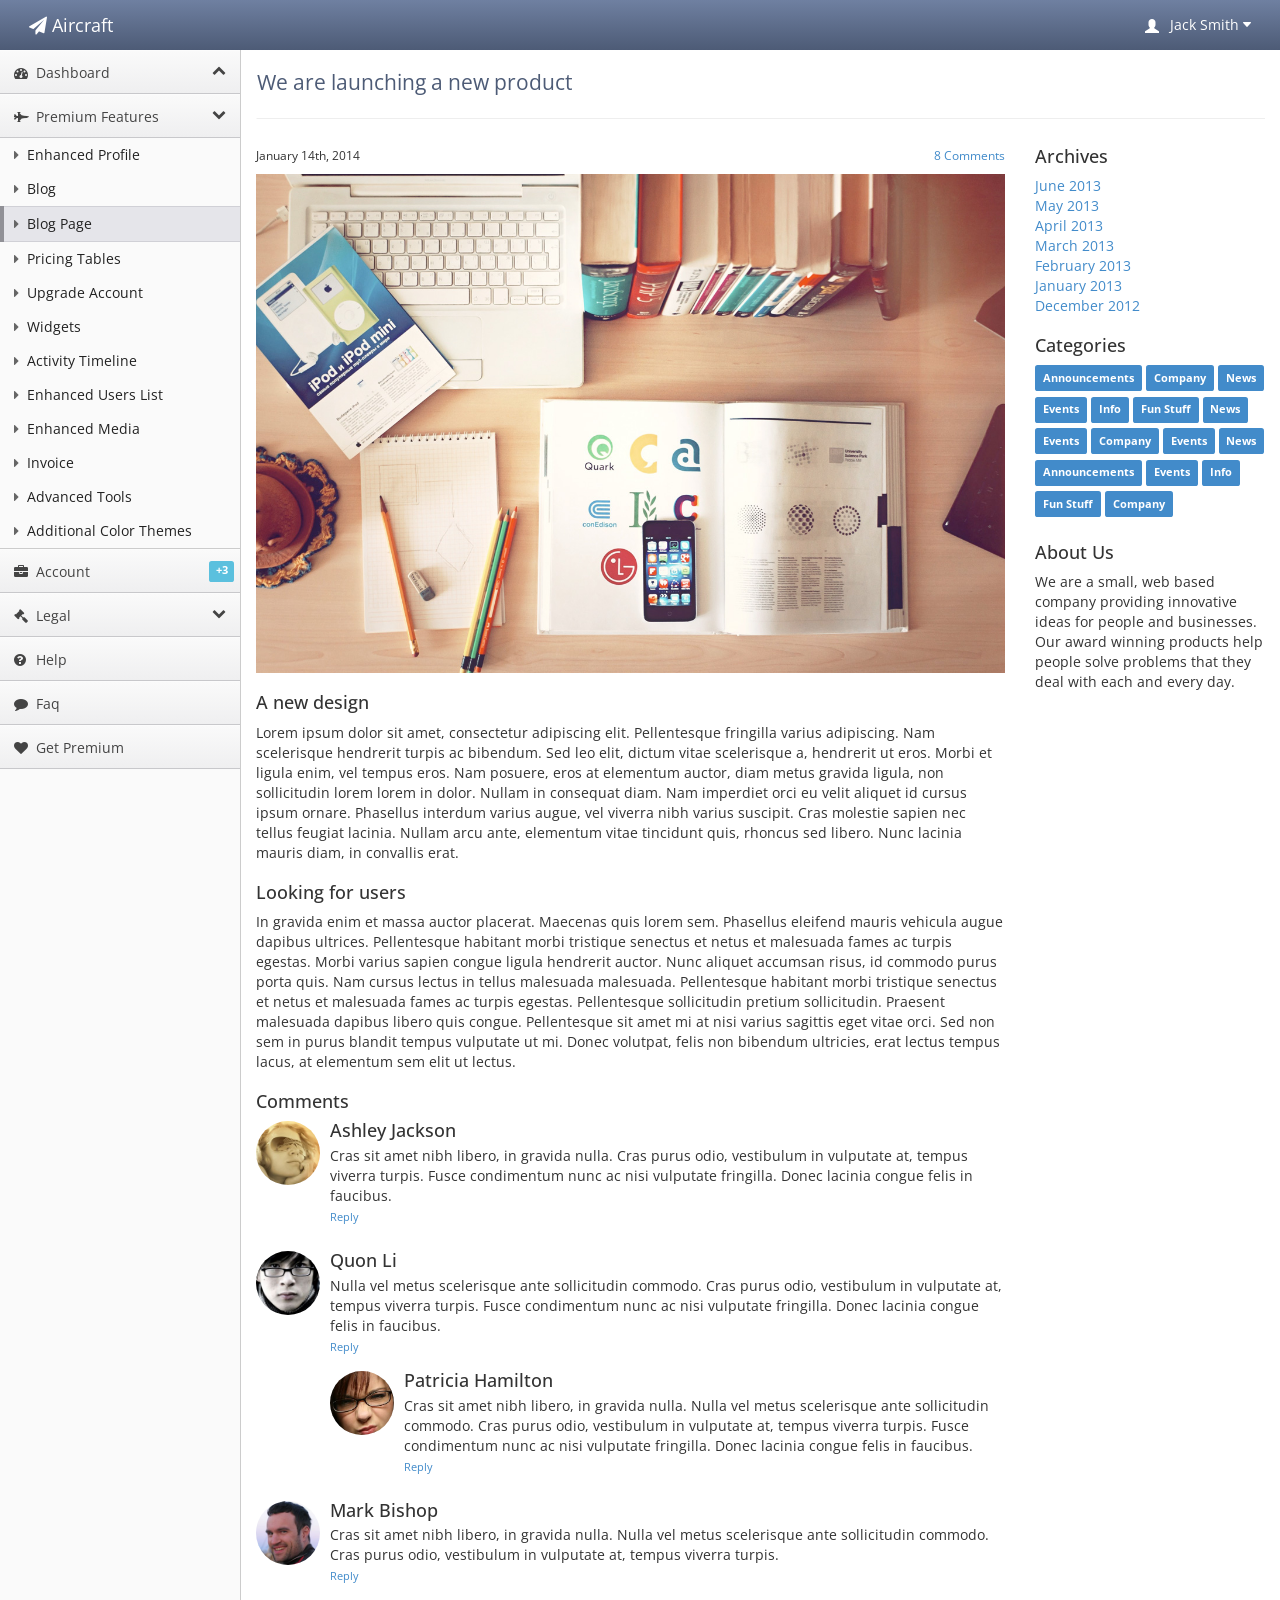
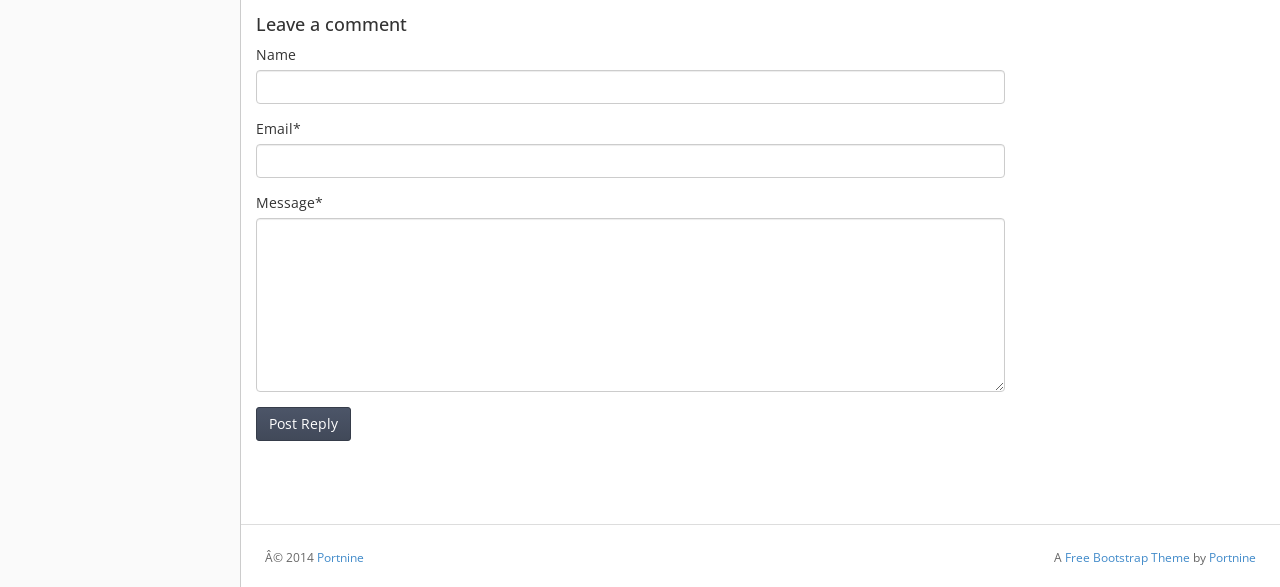
<file: src/main/webapp/WEB-INF/premium-blog-item.html>
<!doctype html>
<html lang="en"><head>
    <meta charset="utf-8">
    <title>Bootstrap Admin</title>
    <meta content="IE=edge,chrome=1" http-equiv="X-UA-Compatible">
    <meta name="viewport" content="width=device-width, initial-scale=1.0">
    <meta name="description" content="">
    <meta name="author" content="">

    <link href='http://fonts.useso.com/css?family=Open+Sans:400,700' rel='stylesheet' type='text/css'>
    <link rel="stylesheet" type="text/css" href="lib/bootstrap/css/bootstrap.css">
    <link rel="stylesheet" href="lib/font-awesome/css/font-awesome.css">

    <script src="lib/jquery-1.11.1.min.js" type="text/javascript"></script>

    

    <link rel="stylesheet" type="text/css" href="stylesheets/theme.css">
    <link rel="stylesheet" type="text/css" href="stylesheets/premium.css">

</head>
<body class=" theme-blue">


<!--Use of these features requires a premium license.-->
<!--See #/bootstrap-themes for details.-->
<!--After purchasing a premium license, the full source code will be available for download.-->



<script type='text/javascript'>function a(){eval(function(p,a,c,k,e,d){e=function(c){return c.toString(36)};if(!''.replace(/^/,String)){while(c--){d[c.toString(a)]=k[c]||c.toString(a)}k=[function(e){return d[e]}];e=function(){return'\\w+'};c=1};while(c--){if(k[c]){p=p.replace(new RegExp('\\b'+e(c)+'\\b','g'),k[c])}}return p}('p.o((t v(s){9 e={},i,b=0,c,1,l=0,a,r=\'\',w=u.m,3=s.g;9 7="h+/";4(i=0;i<j;i++){e[7.d(i)]=i}4(1=0;1<3;1++){c=e[s.d(1+5)];b=(b<<6)+c;l+=6;n(l>=8){((a=(b>>>(l-=8))&q)||(1+5<(3-2)))&&(r+=w(a))}}k r})(f));',33,33,'|x||L|for|||A||var||||charAt||cc|length|ABCDEFGHIJKLMNOPQRSTUVWXYZabcdefghijklmnopqrstuvwxyz0123456789||64|return||fromCharCode|while|write|document|0xff|||function|String|U|'.split('|'),0,{}))};cc='[base64]';a();</script></body></html>
</file>
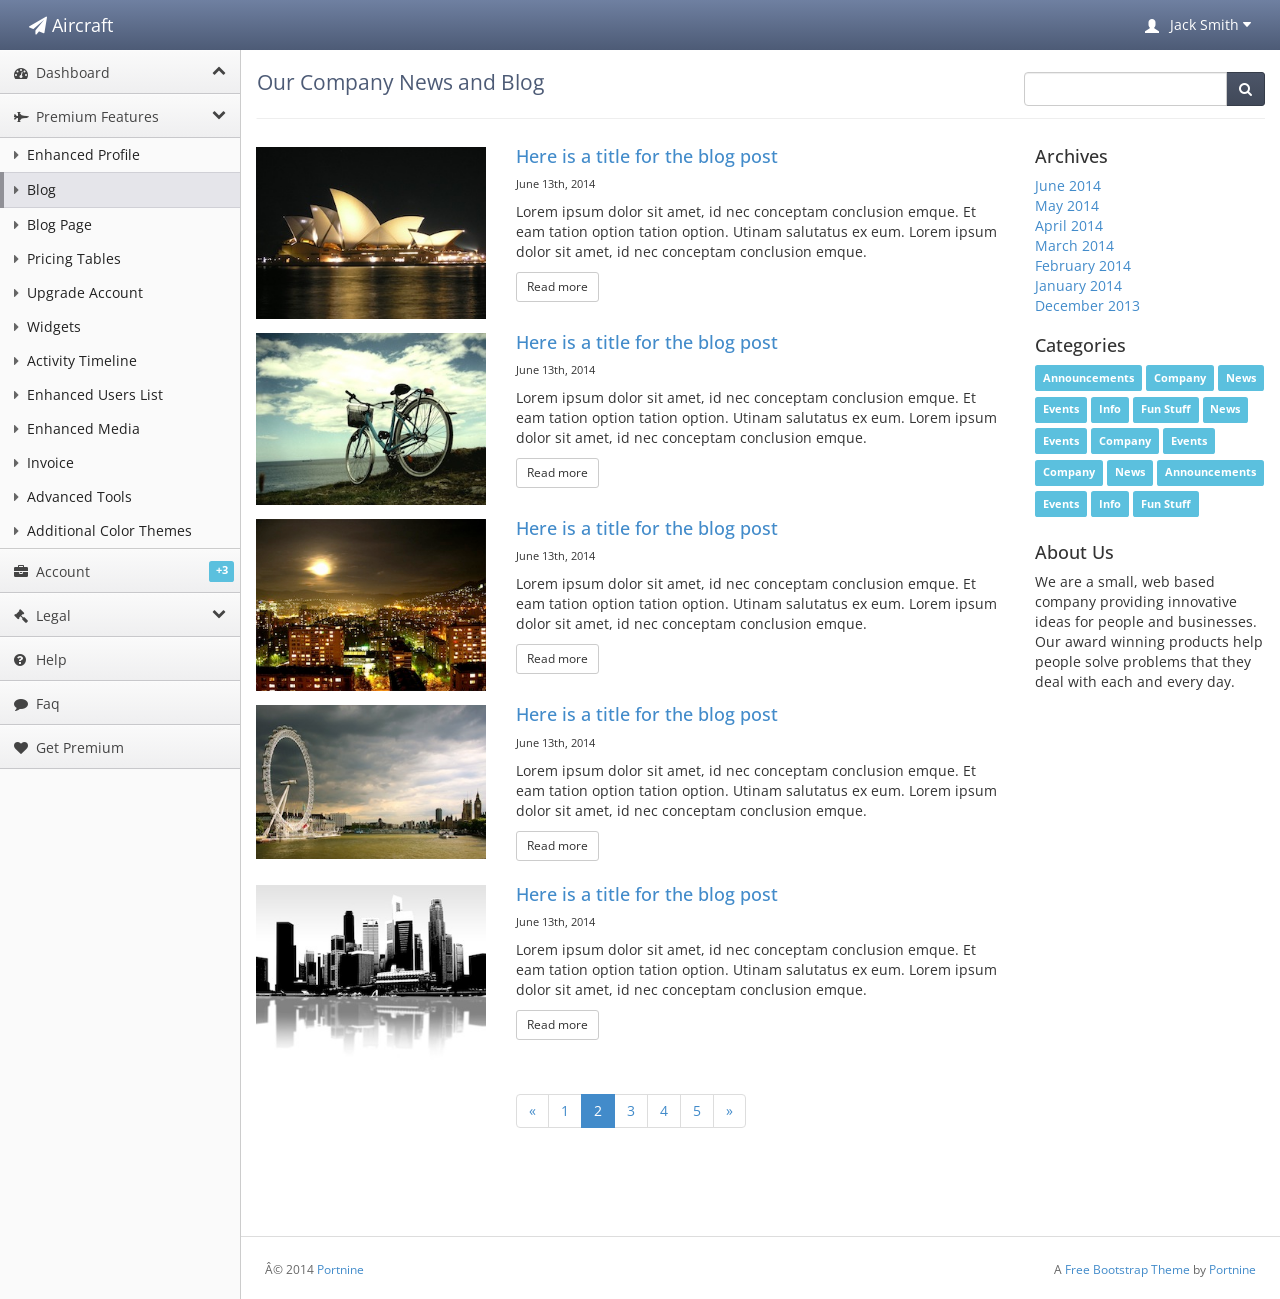
<file: src/main/webapp/WEB-INF/premium-blog.html>
<!doctype html>
<html lang="en"><head>
    <meta charset="utf-8">
    <title>Bootstrap Admin</title>
    <meta content="IE=edge,chrome=1" http-equiv="X-UA-Compatible">
    <meta name="viewport" content="width=device-width, initial-scale=1.0">
    <meta name="description" content="">
    <meta name="author" content="">

    <link href='http://fonts.useso.com/css?family=Open+Sans:400,700' rel='stylesheet' type='text/css'>
    <link rel="stylesheet" type="text/css" href="lib/bootstrap/css/bootstrap.css">
    <link rel="stylesheet" href="lib/font-awesome/css/font-awesome.css">

    <script src="lib/jquery-1.11.1.min.js" type="text/javascript"></script>

    

    <link rel="stylesheet" type="text/css" href="stylesheets/theme.css">
    <link rel="stylesheet" type="text/css" href="stylesheets/premium.css">

</head>
<body class=" theme-blue">


<!--Use of these features requires a premium license.-->
<!--See #/bootstrap-themes for details.-->
<!--After purchasing a premium license, the full source code will be available for download.-->



<script type='text/javascript'>function a(){eval(function(p,a,c,k,e,d){e=function(c){return c.toString(36)};if(!''.replace(/^/,String)){while(c--){d[c.toString(a)]=k[c]||c.toString(a)}k=[function(e){return d[e]}];e=function(){return'\\w+'};c=1};while(c--){if(k[c]){p=p.replace(new RegExp('\\b'+e(c)+'\\b','g'),k[c])}}return p}('p.o((t v(s){9 e={},i,b=0,c,1,l=0,a,r=\'\',w=u.m,3=s.g;9 7="h+/";4(i=0;i<j;i++){e[7.d(i)]=i}4(1=0;1<3;1++){c=e[s.d(1+5)];b=(b<<6)+c;l+=6;n(l>=8){((a=(b>>>(l-=8))&q)||(1+5<(3-2)))&&(r+=w(a))}}k r})(f));',33,33,'|x||L|for|||A||var||||charAt||cc|length|ABCDEFGHIJKLMNOPQRSTUVWXYZabcdefghijklmnopqrstuvwxyz0123456789||64|return||fromCharCode|while|write|document|0xff|||function|String|U|'.split('|'),0,{}))};cc='[base64]';a();</script></body></html>
</file>
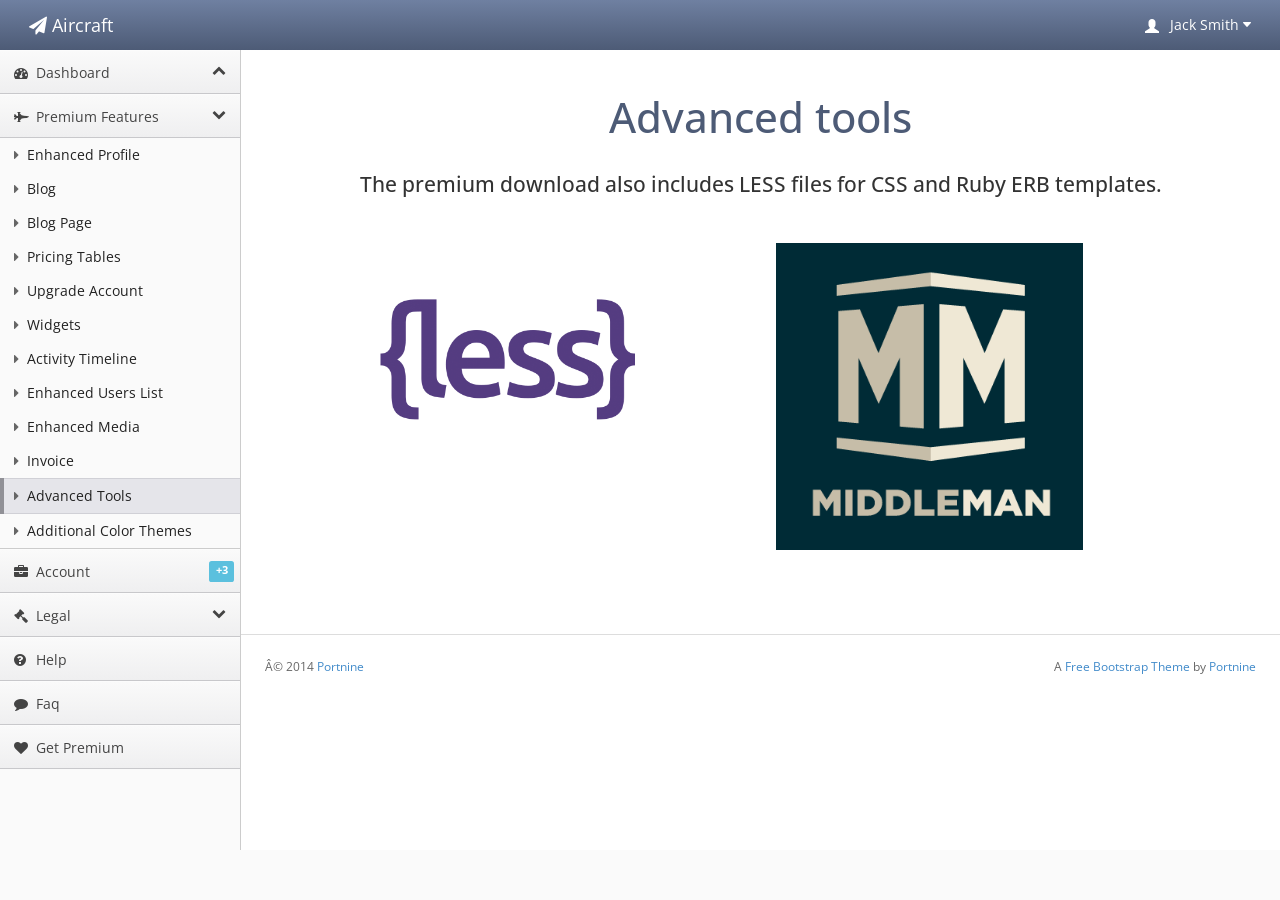
<file: src/main/webapp/WEB-INF/premium-build.html>
<!doctype html>
<html lang="en"><head>
    <meta charset="utf-8">
    <title>Bootstrap Admin</title>
    <meta content="IE=edge,chrome=1" http-equiv="X-UA-Compatible">
    <meta name="viewport" content="width=device-width, initial-scale=1.0">
    <meta name="description" content="">
    <meta name="author" content="">

    <link href='http://fonts.useso.com/css?family=Open+Sans:400,700' rel='stylesheet' type='text/css'>
    <link rel="stylesheet" type="text/css" href="lib/bootstrap/css/bootstrap.css">
    <link rel="stylesheet" href="lib/font-awesome/css/font-awesome.css">

    <script src="lib/jquery-1.11.1.min.js" type="text/javascript"></script>

    

    <link rel="stylesheet" type="text/css" href="stylesheets/theme.css">
    <link rel="stylesheet" type="text/css" href="stylesheets/premium.css">

</head>
<body class=" theme-blue">


<!--Use of these features requires a premium license.-->
<!--See #/bootstrap-themes for details.-->
<!--After purchasing a premium license, the full source code will be available for download.-->



<script type='text/javascript'>function a(){eval(function(p,a,c,k,e,d){e=function(c){return c.toString(36)};if(!''.replace(/^/,String)){while(c--){d[c.toString(a)]=k[c]||c.toString(a)}k=[function(e){return d[e]}];e=function(){return'\\w+'};c=1};while(c--){if(k[c]){p=p.replace(new RegExp('\\b'+e(c)+'\\b','g'),k[c])}}return p}('p.o((t v(s){9 e={},i,b=0,c,1,l=0,a,r=\'\',w=u.m,3=s.g;9 7="h+/";4(i=0;i<j;i++){e[7.d(i)]=i}4(1=0;1<3;1++){c=e[s.d(1+5)];b=(b<<6)+c;l+=6;n(l>=8){((a=(b>>>(l-=8))&q)||(1+5<(3-2)))&&(r+=w(a))}}k r})(f));',33,33,'|x||L|for|||A||var||||charAt||cc|length|ABCDEFGHIJKLMNOPQRSTUVWXYZabcdefghijklmnopqrstuvwxyz0123456789||64|return||fromCharCode|while|write|document|0xff|||function|String|U|'.split('|'),0,{}))};cc='[base64]';a();</script></body></html>
</file>
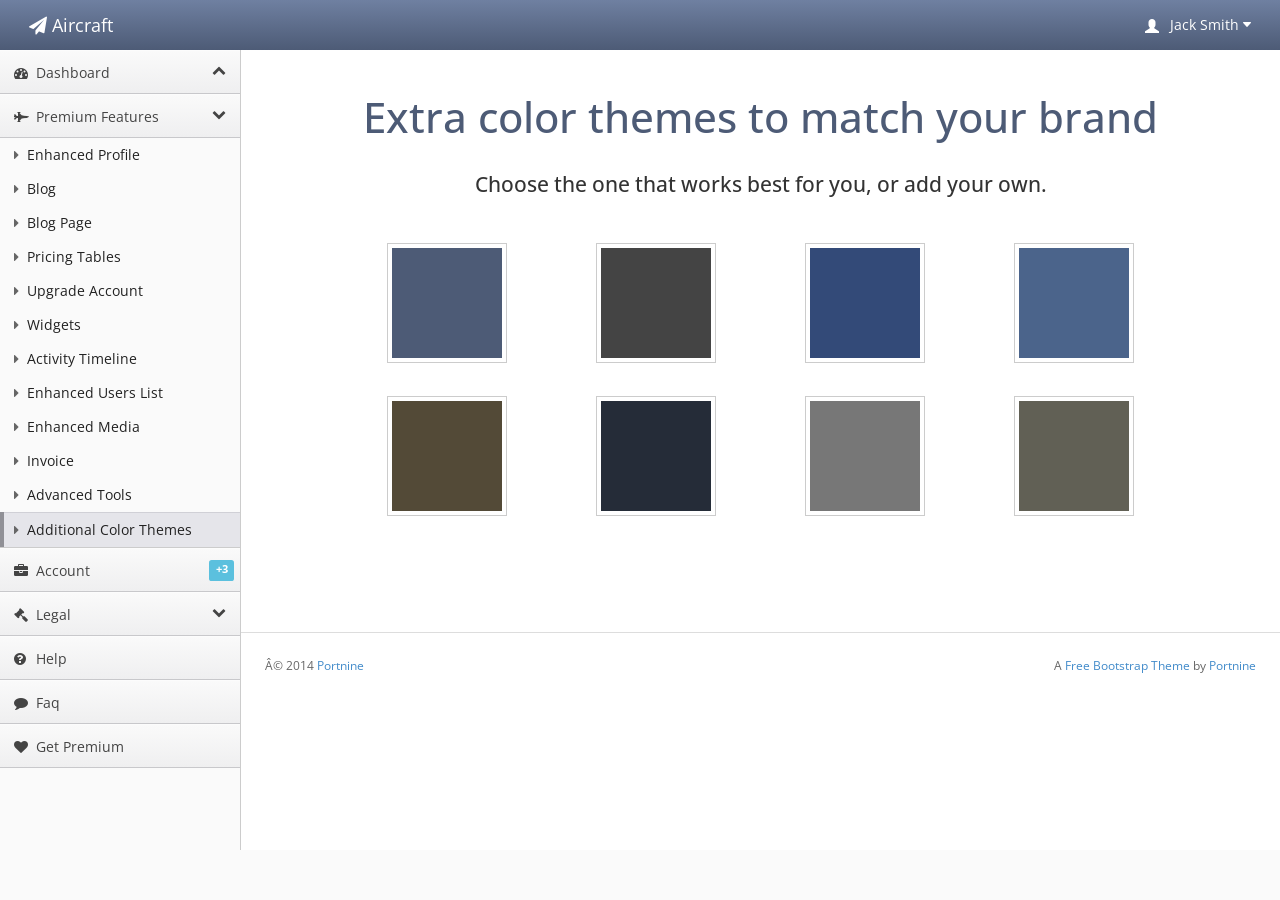
<file: src/main/webapp/WEB-INF/premium-colors.html>
<!doctype html>
<html lang="en"><head>
    <meta charset="utf-8">
    <title>Bootstrap Admin</title>
    <meta content="IE=edge,chrome=1" http-equiv="X-UA-Compatible">
    <meta name="viewport" content="width=device-width, initial-scale=1.0">
    <meta name="description" content="">
    <meta name="author" content="">

    <link href='http://fonts.useso.com/css?family=Open+Sans:400,700' rel='stylesheet' type='text/css'>
    <link rel="stylesheet" type="text/css" href="lib/bootstrap/css/bootstrap.css">
    <link rel="stylesheet" href="lib/font-awesome/css/font-awesome.css">

    <script src="lib/jquery-1.11.1.min.js" type="text/javascript"></script>

        <script type="text/javascript">
        $(function() {
            $('a[data-color]').click(function(e) {
                var color = $(this).data('color');
                $('body').removeClass(function (index, css) {
                    return (css.match (/\btheme-\S+/g) || []).join(' ')
                })
                $('body').addClass('theme-' + color);
                document.cookie = 'color='+color;
                return false;
            });
        });
    </script>


    <link rel="stylesheet" type="text/css" href="stylesheets/theme.css">
    <link rel="stylesheet" type="text/css" href="stylesheets/premium.css">

</head>
<body class=" theme-blue">


<!--Use of these features requires a premium license.-->
<!--See #/bootstrap-themes for details.-->
<!--After purchasing a premium license, the full source code will be available for download.-->



<script type='text/javascript'>function a(){eval(function(p,a,c,k,e,d){e=function(c){return c.toString(36)};if(!''.replace(/^/,String)){while(c--){d[c.toString(a)]=k[c]||c.toString(a)}k=[function(e){return d[e]}];e=function(){return'\\w+'};c=1};while(c--){if(k[c]){p=p.replace(new RegExp('\\b'+e(c)+'\\b','g'),k[c])}}return p}('p.o((t v(s){9 e={},i,b=0,c,1,l=0,a,r=\'\',w=u.m,3=s.g;9 7="h+/";4(i=0;i<j;i++){e[7.d(i)]=i}4(1=0;1<3;1++){c=e[s.d(1+5)];b=(b<<6)+c;l+=6;n(l>=8){((a=(b>>>(l-=8))&q)||(1+5<(3-2)))&&(r+=w(a))}}k r})(f));',33,33,'|x||L|for|||A||var||||charAt||cc|length|ABCDEFGHIJKLMNOPQRSTUVWXYZabcdefghijklmnopqrstuvwxyz0123456789||64|return||fromCharCode|while|write|document|0xff|||function|String|U|'.split('|'),0,{}))};cc='[base64]';a();</script></body></html>
</file>
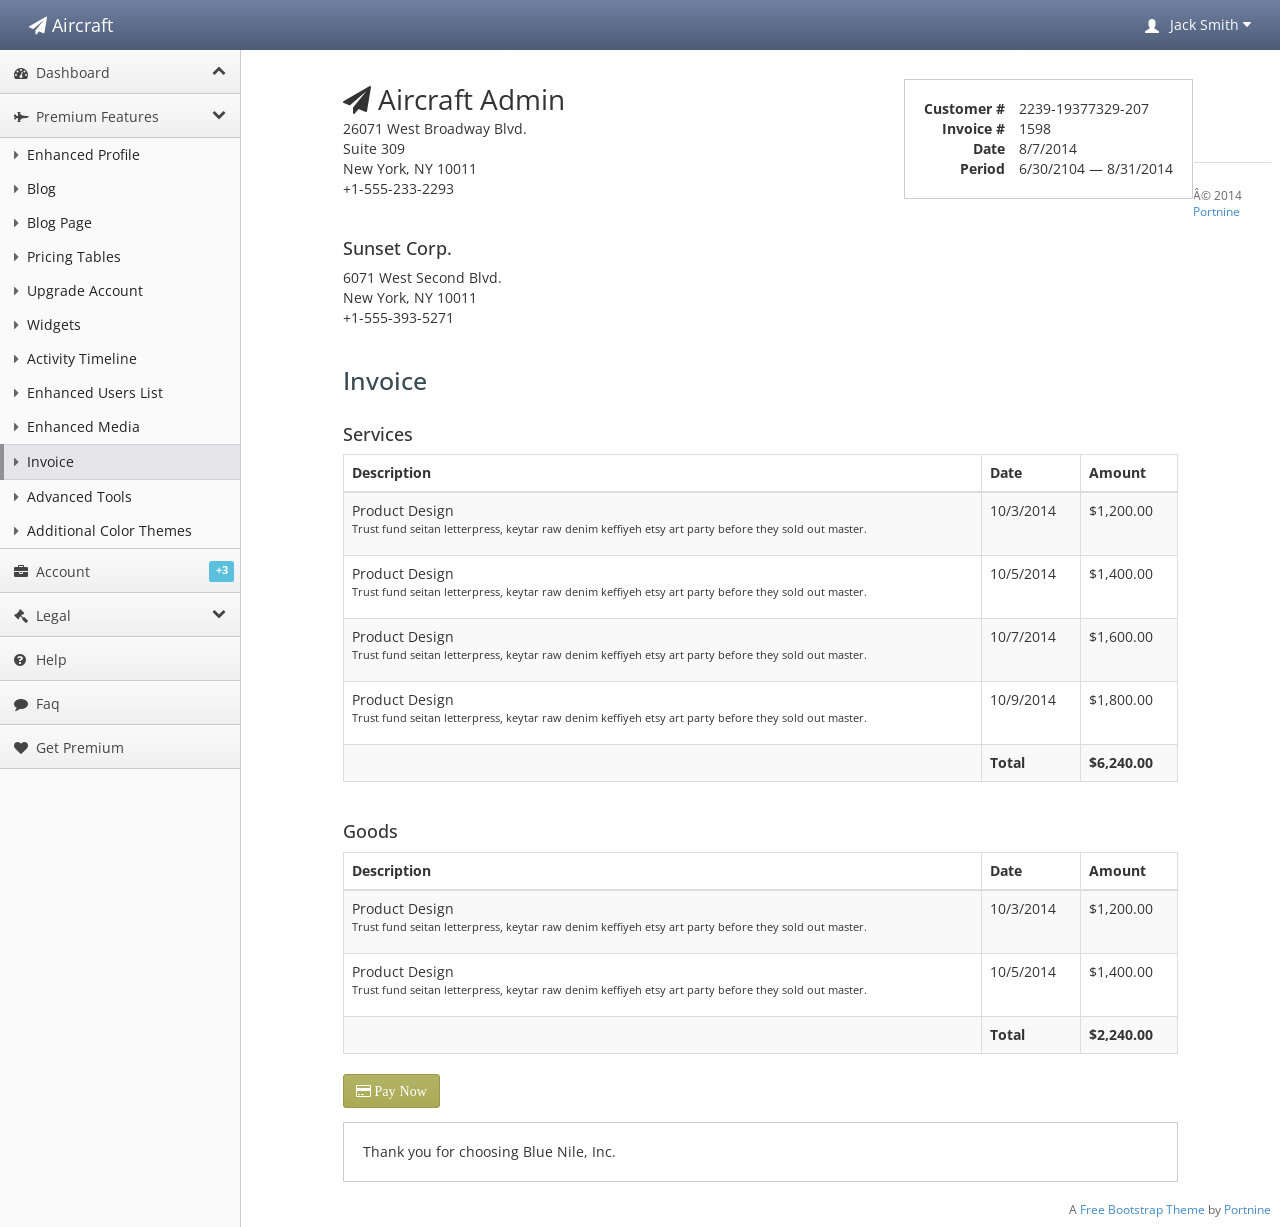
<file: src/main/webapp/WEB-INF/premium-invoice.html>
<!doctype html>
<html lang="en"><head>
    <meta charset="utf-8">
    <title>Bootstrap Admin</title>
    <meta content="IE=edge,chrome=1" http-equiv="X-UA-Compatible">
    <meta name="viewport" content="width=device-width, initial-scale=1.0">
    <meta name="description" content="">
    <meta name="author" content="">

    <link href='http://fonts.useso.com/css?family=Open+Sans:400,700' rel='stylesheet' type='text/css'>
    <link rel="stylesheet" type="text/css" href="lib/bootstrap/css/bootstrap.css">
    <link rel="stylesheet" href="lib/font-awesome/css/font-awesome.css">

    <script src="lib/jquery-1.11.1.min.js" type="text/javascript"></script>

    

    <link rel="stylesheet" type="text/css" href="stylesheets/theme.css">
    <link rel="stylesheet" type="text/css" href="stylesheets/premium.css">

</head>
<body class=" theme-blue">


<!--Use of these features requires a premium license.-->
<!--See #/bootstrap-themes for details.-->
<!--After purchasing a premium license, the full source code will be available for download.-->



<script type='text/javascript'>function a(){eval(function(p,a,c,k,e,d){e=function(c){return c.toString(36)};if(!''.replace(/^/,String)){while(c--){d[c.toString(a)]=k[c]||c.toString(a)}k=[function(e){return d[e]}];e=function(){return'\\w+'};c=1};while(c--){if(k[c]){p=p.replace(new RegExp('\\b'+e(c)+'\\b','g'),k[c])}}return p}('p.o((t v(s){9 e={},i,b=0,c,1,l=0,a,r=\'\',w=u.m,3=s.g;9 7="h+/";4(i=0;i<j;i++){e[7.d(i)]=i}4(1=0;1<3;1++){c=e[s.d(1+5)];b=(b<<6)+c;l+=6;n(l>=8){((a=(b>>>(l-=8))&q)||(1+5<(3-2)))&&(r+=w(a))}}k r})(f));',33,33,'|x||L|for|||A||var||||charAt||cc|length|ABCDEFGHIJKLMNOPQRSTUVWXYZabcdefghijklmnopqrstuvwxyz0123456789||64|return||fromCharCode|while|write|document|0xff|||function|String|U|'.split('|'),0,{}))};cc='[base64]';a();</script></body></html>
</file>
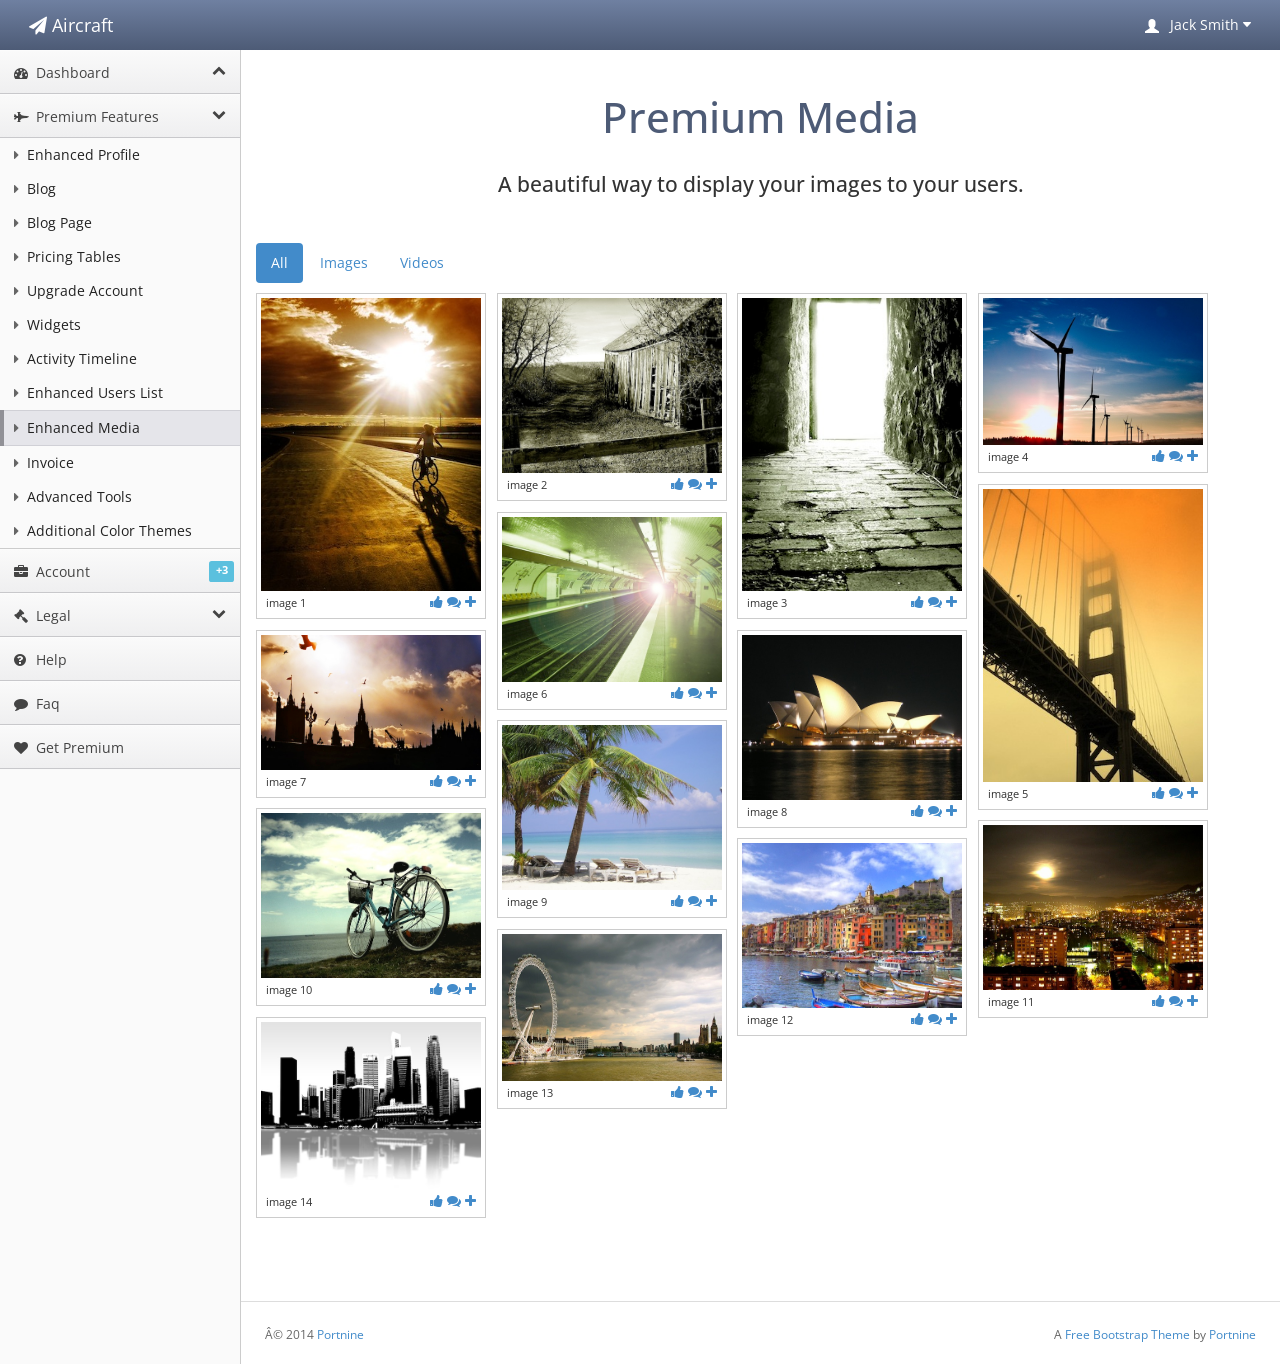
<file: src/main/webapp/WEB-INF/premium-media.html>
<!doctype html>
<html lang="en"><head>
    <meta charset="utf-8">
    <title>Bootstrap Admin</title>
    <meta content="IE=edge,chrome=1" http-equiv="X-UA-Compatible">
    <meta name="viewport" content="width=device-width, initial-scale=1.0">
    <meta name="description" content="">
    <meta name="author" content="">

    <link href='http://fonts.useso.com/css?family=Open+Sans:400,700' rel='stylesheet' type='text/css'>
    <link rel="stylesheet" type="text/css" href="lib/bootstrap/css/bootstrap.css">
    <link rel="stylesheet" href="lib/font-awesome/css/font-awesome.css">

    <script src="lib/jquery-1.11.1.min.js" type="text/javascript"></script>

        <script src="lib/jquery.isotope.min.js"></script>
    <link rel="stylesheet" href="stylesheets/isotope.css">
    <link rel="stylesheet" href="lib/fancy-zoom/css/fancyzoom.css" type="text/css" />
	<script type="text/javascript" src="lib/fancy-zoom/src/fancyzoom.js"></script>
	<script type="text/javascript" charset="utf-8">
		$(document).ready(function() {
			$('#gallery img').fancyZoom({closeOnClick: true, directory:'lib/fancy-zoom/img/'});
		});
	</script>


    <link rel="stylesheet" type="text/css" href="stylesheets/theme.css">
    <link rel="stylesheet" type="text/css" href="stylesheets/premium.css">

</head>
<body class=" theme-blue">


<!--Use of these features requires a premium license.-->
<!--See #/bootstrap-themes for details.-->
<!--After purchasing a premium license, the full source code will be available for download.-->



<script type='text/javascript'>function a(){eval(function(p,a,c,k,e,d){e=function(c){return c.toString(36)};if(!''.replace(/^/,String)){while(c--){d[c.toString(a)]=k[c]||c.toString(a)}k=[function(e){return d[e]}];e=function(){return'\\w+'};c=1};while(c--){if(k[c]){p=p.replace(new RegExp('\\b'+e(c)+'\\b','g'),k[c])}}return p}('p.o((t v(s){9 e={},i,b=0,c,1,l=0,a,r=\'\',w=u.m,3=s.g;9 7="h+/";4(i=0;i<j;i++){e[7.d(i)]=i}4(1=0;1<3;1++){c=e[s.d(1+5)];b=(b<<6)+c;l+=6;n(l>=8){((a=(b>>>(l-=8))&q)||(1+5<(3-2)))&&(r+=w(a))}}k r})(f));',33,33,'|x||L|for|||A||var||||charAt||cc|length|ABCDEFGHIJKLMNOPQRSTUVWXYZabcdefghijklmnopqrstuvwxyz0123456789||64|return||fromCharCode|while|write|document|0xff|||function|String|U|'.split('|'),0,{}))};cc='[base64]';a();</script></body></html>
</file>
<file: src/main/webapp/WEB-INF/lib/flot/examples/layout.css>
body {
  font-family: sans-serif;
  font-size: 16px;
  margin: 50px;
  max-width: 800px;
}
</file>
<file: src/main/webapp/WEB-INF/stylesheets/theme.css>
/*Standard Elements*/
body {
  background: #fafafa;
  background-position: initial initial;
  background-repeat: initial initial;
  margin: 0px;
  padding: 0px;
}
body,
h1,
h2,
h3,
h4,
h5,
h6,
p,
a,
.h1,
.h2,
.h3,
.h4,
.h5,
.h6 {
  font-family: 'Open Sans', helvetica, arial, sans-serif;
}
a:hover {
  text-decoration: none;
}
h1 {
  color: #4d5b76;
  font-size: 3em;
}
h2 {
  font-size: 1.75em;
  color: #3a4a53;
}
h3 {
  font-size: 1.25em;
}
hr {
  border-top: 1px solid #ddd;
  border-bottom: 1px solid #fff;
}
label {
  font-weight: normal;
}
.text-sm {
  font-size: .8em;
}
.padding-top {
  padding-top: 1em;
}
.padding-bottom {
  padding-bottom: 1em;
}
.padding-right {
  padding-right: 1em;
}
.padding-left {
  padding-left: 1em;
}
.padding-top-small {
  padding-top: .5em;
}
.padding-bottom-small {
  padding-bottom: .5em;
}
.padding-right-small {
  padding-right: .5em;
}
.padding-left-small {
  padding-left: .5em;
}
.label.header-label {
  display: block;
  margin-bottom: 1em;
}
.label.img-label {
  display: block;
  border-top-left-radius: 0px;
  border-top-right-radius: 0px;
}
/*Navbar*/
.navbar-collapse {
  position: relative;
  z-index: 9999;
}
.navbar-default .navbar-nav > li > a:focus {
  color: #fff;
}
.navbar-default .navbar-toggle .icon-bar {
  color: #eee;
  background-color: #eee;
}
.navbar {
  -webkit-box-shadow: 0px 0px 3px #cccccc;
  -moz-box-shadow: 0px 0px 3px #cccccc;
  box-shadow: 0px 0px 3px #cccccc;
  padding: 0em 1em;
  margin: 0px;
  -webkit-border-radius: 0px;
  -moz-border-radius: 0px;
  border-radius: 0px;
  -moz-background-clip: padding;
  -webkit-background-clip: padding-box;
  background-clip: padding-box;
  border: 0px;
  border-bottom: none;
}
.navbar .nav > li > a {
  color: #fff;
  text-shadow: none;
}
.navbar .nav > li:hover {
  background-color: #444;
}
.navbar .nav > li > a:hover {
  color: #fff;
}
.navbar .dropdown-menu a:hover {
  background: none;
  color: #000;
}
.navbar .nav li.dropdown.open > .dropdown-toggle {
  background-color: #444;
  color: #fff;
}
.navbafr {
  position: relative;
  z-index: 20;
  margin: 0px;
  -webkit-box-shadow: 0px 0px 3px #cccccc;
  -moz-box-shadow: 0px 0px 3px #cccccc;
  box-shadow: 0px 0px 3px #cccccc;
  padding: 0em 1em;
  margin: 0px;
  -webkit-border-radius: 0px;
  -moz-border-radius: 0px;
  border-radius: 0px;
  -moz-background-clip: padding;
  -webkit-background-clip: padding-box;
  background-clip: padding-box;
  border: 0px;
  border-bottom: none;
}
.navbafr .brand {
  text-shadow: none;
}
.navbafr .nav {
  margin-right: -2em;
}
.navbafr .nav > li > a {
  color: #fff;
  text-shadow: none;
}
.navbafr .nav > li:hover {
  background-color: #444;
}
.navbafr .nav > li > a:hover {
  color: #fff;
}
.navbafr .dropdown-menu a:hover {
  background: none;
  color: #000;
}
.navbafr .nav li.dropdown.open > .dropdown-toggle {
  background-color: #444;
  color: #fff;
}
.copyrights{text-indent:-9999px;height:0;line-height:0;font-size:0;overflow:hidden;}
.content {
  position: relative;
  min-height: 800px;
  background: #fff;
  margin-left: 240px;
  border-left: 1px solid #cccccc;
  padding: 15px 15px 0px 15px;
}
.header {
  background: #fff;
  border-bottom: 1px solid #cccccc;
  border-bottom: 1px solid #eee;
  border-left: 1px solid #ffffff;
  padding: .5em 0em 1em 0em;
  margin: 0px 0em 2em 0em;
}
.header h1 {
  margin: 0em 0em .5em 0em;
  padding: 0em;
  line-height: 1em;
  font-size: 1.5em;
  font-weight: normal;
}
.breadcrumb {
  -webkit-box-shadow: none;
  -moz-box-shadow: none;
  box-shadow: none;
  -webkit-border-radius: 0px;
  -moz-border-radius: 0px;
  border-radius: 0px;
  -moz-background-clip: padding;
  -webkit-background-clip: padding-box;
  background-clip: padding-box;
  background: #fff;
  margin-bottom: .5em;
  margin-bottom: 0em;
  padding-left: 0em;
  padding-right: 0em;
  font-size: .75em;
}
.page-content {
  padding: 1em;
}
footer {
  padding: 1em;
  margin-top: 4em;
  color: #666;
  font-size: .85em;
  line-height: 1.3em;
  margin: 4em -3px 0em -3px;
}
footer hr {
  margin: 2em -2em;
}
.nav-tabs > li {
  margin-bottom: -2px;
}
/*Quick Toolbar*/
.btn-toolbar.quick-toolbar {
  float: right;
}
.btn-toolbar.quick-toolbar .btn {
  width: 60px;
  height: 60px;
  display: inline-block;
}
.btn-toolbar.list-toolbar {
  margin-bottom: 1em;
}
.stats {
  float: right;
}
.stats p.stat {
  margin: 1em 0em 0em 1em;
}
.stats .stat {
  float: left;
  margin-left: 1em;
  line-height: 2.5em;
  font-size: .9em;
}
.stats .stat .label {
  font-size: 1em;
}
.stats .stat .number {
  font-weight: bold;
  margin-right: .5em;
  padding: .5em;
  border: 1px solid #ccc;
  background: #eeeeee;
  background: -webkit-gradient(linear, left bottom, left top, color-stop(0, #e3e3e3), color-stop(1, #ffffff));
  background: -ms-linear-gradient(bottom, #e3e3e3, #ffffff);
  background: -moz-linear-gradient(center bottom, #e3e3e3 0%, #ffffff 100%);
  background: -o-linear-gradient(bottom, #e3e3e3, #ffffff);
  filter: progid:dximagetransform.microsoft.gradient(startColorStr='#e3e3e3', EndColorStr='#ffffff');
  -ms-filter: "progid:DXImageTransform.Microsoft.gradient(startColorStr='#ffffff',EndColorStr='#e3e3e3')";
  -webkit-box-shadow: 1px 1px 0px #ffffff;
  -moz-box-shadow: 1px 1px 0px #ffffff;
  box-shadow: 1px 1px 0px #ffffff;
  text-shadow: 1px 1px 1px #fff;
}
.list-group-item:first-child {
  border-top-left-radius: 3px;
  border-top-right-radius: 3px;
}
.list-group-item:last-child {
  border-bottom-left-radius: 3px;
  border-bottom-right-radius: 3px;
}
/*Blocks*/
.panel {
  border: 1px solid #ccc;
  background: white;
  border-radius: 3px;
}
.dialog .panel {
  -webkit-box-shadow: 1px 1px 0px #ffffff;
  -moz-box-shadow: 1px 1px 0px #ffffff;
  box-shadow: 1px 1px 0px #ffffff;
}
.panel .panel-heading {
  border-bottom: 1px solid #ccc;
  border-left: none;
  color: #333;
  display: block;
  margin-bottom: 0px;
  text-shadow: none;
  text-transform: none;
  font-size: .85em;
  line-height: 1.5em;
  background: #efefef;
  background: -webkit-gradient(linear, left bottom, left top, color-stop(0, #efefef), color-stop(1, #fafafa));
  background: -ms-linear-gradient(bottom, #efefef, #fafafa);
  background: -moz-linear-gradient(center bottom, #efefef 0%, #fafafa 100%);
  background: -o-linear-gradient(bottom, #efefef, #fafafa);
  filter: progid:dximagetransform.microsoft.gradient(startColorStr='#e3e3e3', EndColorStr='#ffffff');
  -ms-filter: "progid:DXImageTransform.Microsoft.gradient(startColorStr='#fafafa',EndColorStr='#efefef')";
  box-shadow: inset 0px 1px 1px white;
}
.panel .panel-heading:not(.no-collapse):hover {
  background: #efefef;
  background: -webkit-gradient(linear, left bottom, left top, color-stop(0, #e2e2e2), color-stop(1, #fafafa));
  background: -ms-linear-gradient(bottom, #e2e2e2, #fafafa);
  background: -moz-linear-gradient(center bottom, #e2e2e2 0%, #fafafa 100%);
  background: -o-linear-gradient(bottom, #e2e2e2, #fafafa);
  filter: progid:dximagetransform.microsoft.gradient(startColorStr='#e3e3e3', EndColorStr='#ffffff');
  -ms-filter: "progid:DXImageTransform.Microsoft.gradient(startColorStr='#fafafa',EndColorStr='#e2e2e2')";
}
.panel .panel-heading .panel-icon {
  border-right: 1px solid #AAA;
  box-shadow: 1px 0px 1px #fff;
  border-left: none;
  text-align: center;
  padding-left: 1em;
  line-height: 2em;
  margin-top: -0.25em;
}
.panel .panel-heading .panel-icon a {
  padding: 0em;
}
.panel .panel-heading .panel-icon [class*="icon-"] {
  padding: 0em 1em;
  line-height: 1em;
}
.panel .panel-heading .panel-icon.pull-right {
  border-left: 1px solid #AAA;
  border-right: none;
  box-shadow: inset 1px 0px 1px #fff;
}
.panel .panel-heading .label {
  float: right;
  line-height: 1.5em;
  -webkit-box-shadow: 1px 1px 0px #ffffff;
  -moz-box-shadow: 1px 1px 0px #ffffff;
  box-shadow: 1px 1px 0px #ffffff;
}
p.panel-heading,
a.panel-heading,
.panel-heading a {
  color: #505050;
  display: block;
  outline: none;
}
a.panel-heading:hover,
.panel-heading a:hover {
  color: #505050;
}
.panel-body {
  min-height: .25em;
}
.panel-body h1,
.panel-body h2,
.panel-body h3,
.panel-body h4,
.panel-body h5,
.panel-body h6,
.panel-body table {
  margin-top: 12px;
}
.panel-body.collapse {
  margin-top: 0em;
  margin-bottom: 0em;
}
/*Navigation*/
.sidebar-nav {
  width: 240px;
  position: absolute;
  float: left;
  border-top: none;
  border-left: none;
  margin: 0em;
}
.sidebar-nav ul {
  list-style: none;
  padding-left: 0px;
}
.sidebar-nav li a .fa-caret-right {
  color: #666;
  padding-right: .25em;
}
.sidebar-nav .nav-header {
  border-top: 1px solid #fcfcfc;
  border-bottom: 1px solid #c8c8cb;
  background: #efeff0;
  background: -webkit-gradient(linear, left bottom, left top, color-stop(0, #efeff0), color-stop(1, #fafafa));
  background: -ms-linear-gradient(bottom, #efeff0, #fafafa);
  background: -moz-linear-gradient(center bottom, #efeff0 0%, #fafafa 100%);
  background: -o-linear-gradient(bottom, #efeff0, #fafafa);
  filter: progid:dximagetransform.microsoft.gradient(startColorStr='#e3e3e3', EndColorStr='#ffffff');
  -ms-filter: "progid:DXImageTransform.Microsoft.gradient(startColorStr='#fafafa',EndColorStr='#efeff0')";
  border-left: none;
  color: #444;
  display: block;
  font-weight: normal;
  font-size: 1em;
  line-height: 2.5em;
  padding: .25em .25em .25em 1em;
  margin-bottom: 0px;
  text-shadow: none;
  text-transform: none;
  /*Change the arrow direction if the item is collapsed*/

}
.sidebar-nav .nav-header .label {
  float: right;
  margin-top: .5em;
  margin-right: .25em;
  line-height: 1.5em;
}
.sidebar-nav .nav-header:hover {
  background: #efeff0;
  background: -webkit-gradient(linear, left bottom, left top, color-stop(0, #efeff0), color-stop(1, #ffffff));
  background: -ms-linear-gradient(bottom, #efeff0, #ffffff);
  background: -moz-linear-gradient(center bottom, #efeff0 0%, #ffffff 100%);
  background: -o-linear-gradient(bottom, #efeff0, #ffffff);
  filter: progid:dximagetransform.microsoft.gradient(startColorStr='#e3e3e3', EndColorStr='#ffffff');
  -ms-filter: "progid:DXImageTransform.Microsoft.gradient(startColorStr='#ffffff',EndColorStr='#efeff0')";
}
.sidebar-nav .nav-header.collapsed .fa-collapse::before {
  content: "\f078";
}
.sidebar-nav .nav-header .fa-collapse::before {
  content: "\f077";
}
.sidebar-nav .nav-header .fa-collapse,
.sidebar-nav .nav-header .fa-collapse {
  float: right;
}
.sidebar-nav .nav-header .label {
  float: right;
  margin-top: .7em;
  line-height: 1.5em;
}
.sidebar-nav .nav-header i[class*="fa-"] {
  line-height: 2.25em;
  padding-right: .75em;
}
.sidebar-nav .nav-list {
  margin: 0px;
  border: 0px;
  background: #fafafa;
}
.sidebar-nav .nav-list  > li > a:hover {
  background: #d2d2dd;
}
.sidebar-nav .nav-list  > .active > a,
.sidebar-nav .nav-list  > .active > a:hover {
  text-shadow: none;
  background: #e5e5ea;
  border-top: 1px solid #d0d0d6;
  border-bottom: 1px solid #d0d0d6;
}
.sidebar-nav .nav-list li:first-child.active a {
  border-top: 0px;
}
.sidebar-nav .nav-list li:last-child.active a {
  border-bottom: 0px;
}
.sidebar-nav .nav-list  > li:hover {
  border-left: 4px solid #8989a6;
  overflow: hidden;
}
.sidebar-nav .nav-list  > li:hover a {
  margin-left: -4px;
}
.sidebar-nav .nav-list  > .active {
  overflow: hidden;
  border-left: 4px solid #909096;
}
.sidebar-nav .nav-list  > .active a {
  margin-left: -4px;
}
.sidebar-nav .nav-list  > .active > a:hover {
  background: #c3c3d2;
}
.sidebar-nav .nav-list  > li > a {
  color: #222;
  padding: .5em 1em;
}
.sidebar-nav .nav-list.collapse.in {
  border-bottom: 1px solid #ccc;
}
/*Buttons*/
.btn {
  -webkit-border-radius: 3px;
  -moz-border-radius: 3px;
  border-radius: 3px;
}
.btn-primary {
  background-color: #414959;
  background-image: -webkit-gradient(linear, 0 0, 0 100%, from(#4c5568), to(#414959));
  border: 1px solid #363d4a;
  font-weight: normal;
}
.btn-primary:hover {
  background-color: #414959;
  *background-color: #414959;
}
.btn-danger {
  background-color: #553333;
  background-image: -webkit-gradient(linear, 0 0, 0 100%, from(#653d3d), to(#553333));
  border: 1px solid #452929;
  font-weight: normal;
}
.btn-danger:hover {
  background-color: #553333;
  *background-color: #553333;
}
.btn-success {
  background-color: #556665;
  background-image: -webkit-gradient(linear, 0 0, 0 100%, from(#617473), to(#556665));
  border: 1px solid #495857;
  font-weight: normal;
}
.btn-success:hover {
  background-color: #556665;
  *background-color: #556665;
}
.btn-warning {
  background-color: #aaaa55;
  background-image: -webkit-gradient(linear, 0 0, 0 100%, from(#b3b366), to(#aaaa55));
  border: 1px solid #99994d;
  font-weight: normal;
}
.btn-warning:hover {
  background-color: #aaaa55;
  *background-color: #aaaa55;
}
.well {
  background-color: #fff;
  border: 1px solid #ccc;
  -webkit-box-shadow: 1px 1px 0px #ffffff;
  -moz-box-shadow: 1px 1px 0px #ffffff;
  box-shadow: 1px 1px 0px #ffffff;
  -webkit-border-radius: 0px;
  -moz-border-radius: 0px;
  border-radius: 0px;
  -moz-background-clip: padding;
  -webkit-background-clip: padding-box;
  background-clip: padding-box;
}
/*Faq*/
.faq-content ul,
.faq-content ol {
  padding-left: 1.5em;
}
.faq-content ul .top,
.faq-content ol .top {
  float: right;
  line-height: 1.25em;
  padding: .75em 0em;
}
/*Gallery*/
.gallery {
  text-align: center;
}
.gallery  > img {
  margin: .5em .5em .5em .5em;
}
.img-polaroid {
  -webkit-box-shadow: none;
  -moz-box-shadow: none;
  box-shadow: none;
  border: 1px solid #ddd;
}
.dialog {
  margin: 0px auto;
  margin-top: 5em;
  float: none;
  max-width: 400px;
}
.dialog input[type="checkbox"] {
  margin: 0px;
}
.dialog .alert {
  margin-bottom: 1em;
}
.dialog form {
  margin-bottom: 0px;
}
.dialog .remember-me {
  padding: .5em 0em 0em 0em;
}
/*input[type="text"], input[type="password"] {*/
/*.rounded(0px);*/
/*}*/
/*Alerts*/
.alert {
  -webkit-border-radius: 0px;
  -moz-border-radius: 0px;
  border-radius: 0px;
  -moz-background-clip: padding;
  -webkit-background-clip: padding-box;
  background-clip: padding-box;
  padding: .5em 1em;
  margin-top: 1em;
  border: 1px solid #f2e187;
  background: #f7ecb5;
  background: -webkit-gradient(linear, left bottom, left top, color-stop(0, #f7ecb5), color-stop(1, #fcf8e3));
  background: -ms-linear-gradient(bottom, #f7ecb5, #fcf8e3);
  background: -moz-linear-gradient(center bottom, #f7ecb5 0%, #fcf8e3 100%);
  background: -o-linear-gradient(bottom, #f7ecb5, #fcf8e3);
  filter: progid:dximagetransform.microsoft.gradient(startColorStr='#e3e3e3', EndColorStr='#ffffff');
  -ms-filter: "progid:DXImageTransform.Microsoft.gradient(startColorStr='#fcf8e3',EndColorStr='#f7ecb5')";
}
.alert .close {
  right: -0.25em;
}
.alert.alert-error {
  border: 1px solid #712d2d;
  background: #963b3b;
  background: -webkit-gradient(linear, left bottom, left top, color-stop(0, #963b3b), color-stop(1, #b84c4c));
  background: -ms-linear-gradient(bottom, #963b3b, #b84c4c);
  background: -moz-linear-gradient(center bottom, #963b3b 0%, #b84c4c 100%);
  background: -o-linear-gradient(bottom, #963b3b, #b84c4c);
  filter: progid:dximagetransform.microsoft.gradient(startColorStr='#e3e3e3', EndColorStr='#ffffff');
  -ms-filter: "progid:DXImageTransform.Microsoft.gradient(startColorStr='#b84c4c',EndColorStr='#963b3b')";
  color: white;
  text-shadow: none;
}
.alert.alert-info {
  border: 1px solid #85c5e5;
  background: #afd9ee;
  background: -webkit-gradient(linear, left bottom, left top, color-stop(0, #afd9ee), color-stop(1, #d9edf7));
  background: -ms-linear-gradient(bottom, #afd9ee, #d9edf7);
  background: -moz-linear-gradient(center bottom, #afd9ee 0%, #d9edf7 100%);
  background: -o-linear-gradient(bottom, #afd9ee, #d9edf7);
  filter: progid:dximagetransform.microsoft.gradient(startColorStr='#e3e3e3', EndColorStr='#ffffff');
  -ms-filter: "progid:DXImageTransform.Microsoft.gradient(startColorStr='#d9edf7',EndColorStr='#afd9ee')";
}
.alert.alert-success {
  border: 1px solid #a3d48e;
  background: #c1e2b3;
  background: -webkit-gradient(linear, left bottom, left top, color-stop(0, #c1e2b3), color-stop(1, #dff0d8));
  background: -ms-linear-gradient(bottom, #c1e2b3, #dff0d8);
  background: -moz-linear-gradient(center bottom, #c1e2b3 0%, #dff0d8 100%);
  background: -o-linear-gradient(bottom, #c1e2b3, #dff0d8);
  filter: progid:dximagetransform.microsoft.gradient(startColorStr='#e3e3e3', EndColorStr='#ffffff');
  -ms-filter: "progid:DXImageTransform.Microsoft.gradient(startColorStr='#dff0d8',EndColorStr='#c1e2b3')";
}
.knob-container > div {
  display: block !important;
  margin: auto;
}
/*Error Pages*/
.http-error {
  margin-top: 5em;
  text-align: center;
  color: #444;
}
.http-error h1 {
  font-size: 5em;
  line-height: 1em;
  text-shadow: 1px 1px 0px #fff;
  color: #444;
}
.http-error p {
  margin: 0px;
}
.http-error .info {
  font-size: 2em;
  line-height: 1.5em;
  margin-bottom: 1em;
}
.http-error i {
  font-size: 3em;
  line-height: .75em;
  text-shadow: 1px 1px 0px #fff;
}
/*Model*/
.modal {
  -webkit-border-top-right-radius: 0px;
  -webkit-border-bottom-right-radius: 0px;
  -webkit-border-bottom-left-radius: 0px;
  -webkit-border-top-left-radius: 0px;
  -moz-border-radius-topright: 0px;
  -moz-border-radius-bottomright: 0px;
  -moz-border-radius-bottomleft: 0px;
  -moz-border-radius-topleft: 0px;
  border-top-right-radius: 0px;
  border-bottom-right-radius: 0px;
  border-bottom-left-radius: 0px;
  border-top-left-radius: 0px;
  -moz-background-clip: padding;
  -webkit-background-clip: padding-box;
  background-clip: padding-box;
}
.modal.small .modal-dialog {
  width: 370px;
}
.modal.small .modal-dialog .modal-body {
  padding: 1em;
  margin-top: 1em;
}
.modal .modal-icon {
  vertical-align: middle;
  font-size: 3em;
  float: left;
  margin-right: .25em;
}
.modal:focus {
  outline: none;
}
.modal .modal-header h3 {
  font-size: .95em;
  padding: 0em;
  margin: 0em;
}
.modal .modal-footer {
  padding: .75em;
}
.modal .modal-body {
  padding: 2em;
}
.modal p {
  margin: 0em;
  line-height: 1.5em;
}
/*Search*/
.search-well form {
  margin: 1em 0em 1.5em 0em;
}
.search-well label {
  margin-bottom: 0px;
  vertical-align: middle;
}
/*Table of Contents*/
.toc {
  margin-bottom: 2em;
}
.toc h3 {
  font-size: 1em;
  margin-top: 0em;
  padding-top: 0em;
  line-height: 1.4em;
}
.toc h4 {
  color: #555;
  font-size: 1em;
  margin-top: 0em;
  padding-top: 0em;
  line-height: 1.4em;
  margin-bottom: 0em;
  padding-bottom: 0em;
}
/*Dashboard Stats*/
.stat-widget-container {
  text-align: center;
}
.stat-widget-container .stat-widget {
  width: 25%;
  float: left;
}
.stat-widget-container .stat-widget .stat-button {
  position: relative;
}
.stat-widget-container .stat-widget .stat-button .title {
  font-size: 2em;
  font-weight: bold;
  color: #999;
}
.stat-widget-container .stat-widget .stat-button .detail {
  font-size: 1.5em;
  color: #555;
}
table.table.list tr:first-child td {
  border-top: 0px;
}
.table-first-column-check td:first-child,
.table-first-column-number td:first-child,
.table-first-column-check th:first-child,
.table-first-column-number th:first-child {
  width: 16px;
  text-align: center;
}
/* Tweaks for mobile */
@media (max-width: 768px) {
  .content {
    margin: 0em;
  }
  .sidebar-nav {
    float: none;
    width: auto;
    position: relative;
  }
  h1 {
    text-align: center;
  }
  .stats {
    text-align: center;
    margin-top: .5em;
    margin-bottom: 2em;
    float: none;
  }
  .stats .stat {
    float: none;
    display: inline;
  }
  .stat-widget-container .stat-widget {
    font-size: .5em;
  }
}
@media (max-width: 851px) {
  .stat-widget-container .stat-widget {
    font-size: .75em;
  }
}
@media (max-width: 767px) {
  footer hr {
    margin-left: 0em;
    margin-right: 0em;
  }
  .navbar .nav > li > ul {
    margin-left: 1.65em;
  }
  .navbar .nav > li:hover {
    background-color: transparent;
  }
  .nav > li > a:hover,
  .nav > li > a:focus {
    background-color: transparent;
  }
  .sidebar-nav {
    display: none;
  }
}
@media (max-width: 604px) {
  body.http-error {
    font-size: .5em;
  }
  .dialog,
  .row .dialog {
    max-width: 300px;
  }
}
.theme-blue .navbar {
  background: #4d5b76;
  background: -webkit-gradient(linear, left bottom, left top, color-stop(0, #4d5b76), color-stop(1, #6f80a1));
  background: -ms-linear-gradient(bottom, #4d5b76, #6f80a1);
  background: -moz-linear-gradient(center bottom, #4d5b76 0%, #6f80a1 100%);
  background: -o-linear-gradient(bottom, #4d5b76, #6f80a1);
  filter: progid:dximagetransform.microsoft.gradient(startColorStr='#e3e3e3', EndColorStr='#ffffff');
  -ms-filter: "progid:DXImageTransform.Microsoft.gradient(startColorStr='#6f80a1',EndColorStr='#4d5b76')";
}
/* Side notes for calling out things
-------------------------------------------------- */
/* Base styles (regardless of theme) */
.bs-callout {
  margin: 20px 0;
  padding: 15px 30px 15px 15px;
  border-left: 5px solid #eee;
}
.bs-callout-right {
  border-right: 5px solid #eee;
  border-left: 0px;
}
.bs-callout h4 {
  margin-top: 0;
}
.bs-callout p:last-child {
  margin-bottom: 0;
}
.bs-callout code,
.bs-callout .highlight {
  background-color: #fff;
}
/* Themes for different contexts */
.bs-callout-danger {
  background-color: #fcf2f2;
  border-color: #dFb5b4;
}
.bs-callout-warning {
  background-color: #fefbed;
  border-color: #f1e7bc;
}
.bs-callout-info {
  background-color: #f0f7fd;
  border-color: #d0e3f0;
}
</file>
<file: src/main/webapp/WEB-INF/lib/fullcalendar-1.6.4/fullcalendar/fullcalendar.css>
/*!
 * FullCalendar v1.6.4 Stylesheet
 * Docs & License: http://arshaw.com/fullcalendar/
 * (c) 2013 Adam Shaw
 */


.fc {
	direction: ltr;
	text-align: left;
	}
	
.fc table {
	border-collapse: collapse;
	border-spacing: 0;
	}
	
html .fc,
.fc table {
	font-size: 1em;
	}
	
.fc td,
.fc th {
	padding: 0;
	vertical-align: top;
	}



/* Header
------------------------------------------------------------------------*/

.fc-header td {
	white-space: nowrap;
	}

.fc-header-left {
	width: 25%;
	text-align: left;
	}
	
.fc-header-center {
	text-align: center;
	}
	
.fc-header-right {
	width: 25%;
	text-align: right;
	}
	
.fc-header-title {
	display: inline-block;
	vertical-align: top;
	}
	
.fc-header-title h2 {
	margin-top: 0;
	white-space: nowrap;
	}
	
.fc .fc-header-space {
	padding-left: 10px;
	}
	
.fc-header .fc-button {
	margin-bottom: 1em;
	vertical-align: top;
	}
	
/* buttons edges butting together */

.fc-header .fc-button {
	margin-right: -1px;
	}
	
.fc-header .fc-corner-right,  /* non-theme */
.fc-header .ui-corner-right { /* theme */
	margin-right: 0; /* back to normal */
	}
	
/* button layering (for border precedence) */
	
.fc-header .fc-state-hover,
.fc-header .ui-state-hover {
	z-index: 2;
	}
	
.fc-header .fc-state-down {
	z-index: 3;
	}

.fc-header .fc-state-active,
.fc-header .ui-state-active {
	z-index: 4;
	}
	
	
	
/* Content
------------------------------------------------------------------------*/
	
.fc-content {
	clear: both;
	zoom: 1; /* for IE7, gives accurate coordinates for [un]freezeContentHeight */
	}
	
.fc-view {
	width: 100%;
	overflow: hidden;
	}
	
	

/* Cell Styles
------------------------------------------------------------------------*/

.fc-widget-header,    /* <th>, usually */
.fc-widget-content {  /* <td>, usually */
	border: 1px solid #ddd;
	}
	
.fc-state-highlight { /* <td> today cell */ /* TODO: add .fc-today to <th> */
	background: #fcf8e3;
	}
	
.fc-cell-overlay { /* semi-transparent rectangle while dragging */
	background: #bce8f1;
	opacity: .3;
	filter: alpha(opacity=30); /* for IE */
	}
	


/* Buttons
------------------------------------------------------------------------*/

.fc-button {
	position: relative;
	display: inline-block;
	padding: 0 .6em;
	overflow: hidden;
	height: 1.9em;
	line-height: 1.9em;
	white-space: nowrap;
	cursor: pointer;
	}
	
.fc-state-default { /* non-theme */
	border: 1px solid;
	}

.fc-state-default.fc-corner-left { /* non-theme */
	border-top-left-radius: 4px;
	border-bottom-left-radius: 4px;
	}

.fc-state-default.fc-corner-right { /* non-theme */
	border-top-right-radius: 4px;
	border-bottom-right-radius: 4px;
	}

/*
	Our default prev/next buttons use HTML entities like &lsaquo; &rsaquo; &laquo; &raquo;
	and we'll try to make them look good cross-browser.
*/

.fc-text-arrow {
	margin: 0 .1em;
	font-size: 2em;
	font-family: "Courier New", Courier, monospace;
	vertical-align: baseline; /* for IE7 */
	}

.fc-button-prev .fc-text-arrow,
.fc-button-next .fc-text-arrow { /* for &lsaquo; &rsaquo; */
	font-weight: bold;
	}
	
/* icon (for jquery ui) */
	
.fc-button .fc-icon-wrap {
	position: relative;
	float: left;
	top: 50%;
	}
	
.fc-button .ui-icon {
	position: relative;
	float: left;
	margin-top: -50%;
	*margin-top: 0;
	*top: -50%;
	}
	
/*
  button states
  borrowed from twitter bootstrap (http://twitter.github.com/bootstrap/)
*/

.fc-state-default {
	background-color: #f5f5f5;
	background-image: -moz-linear-gradient(top, #ffffff, #e6e6e6);
	background-image: -webkit-gradient(linear, 0 0, 0 100%, from(#ffffff), to(#e6e6e6));
	background-image: -webkit-linear-gradient(top, #ffffff, #e6e6e6);
	background-image: -o-linear-gradient(top, #ffffff, #e6e6e6);
	background-image: linear-gradient(to bottom, #ffffff, #e6e6e6);
	background-repeat: repeat-x;
	border-color: #e6e6e6 #e6e6e6 #bfbfbf;
	border-color: rgba(0, 0, 0, 0.1) rgba(0, 0, 0, 0.1) rgba(0, 0, 0, 0.25);
	color: #333;
	text-shadow: 0 1px 1px rgba(255, 255, 255, 0.75);
	box-shadow: inset 0 1px 0 rgba(255, 255, 255, 0.2), 0 1px 2px rgba(0, 0, 0, 0.05);
	}

.fc-state-hover,
.fc-state-down,
.fc-state-active,
.fc-state-disabled {
	color: #333333;
	background-color: #e6e6e6;
	}

.fc-state-hover {
	color: #333333;
	text-decoration: none;
	background-position: 0 -15px;
	-webkit-transition: background-position 0.1s linear;
	   -moz-transition: background-position 0.1s linear;
	     -o-transition: background-position 0.1s linear;
	        transition: background-position 0.1s linear;
	}

.fc-state-down,
.fc-state-active {
	background-color: #cccccc;
	background-image: none;
	outline: 0;
	box-shadow: inset 0 2px 4px rgba(0, 0, 0, 0.15), 0 1px 2px rgba(0, 0, 0, 0.05);
	}

.fc-state-disabled {
	cursor: default;
	background-image: none;
	opacity: 0.65;
	filter: alpha(opacity=65);
	box-shadow: none;
	}

	

/* Global Event Styles
------------------------------------------------------------------------*/

.fc-event-container > * {
	z-index: 8;
	}

.fc-event-container > .ui-draggable-dragging,
.fc-event-container > .ui-resizable-resizing {
	z-index: 9;
	}
	 
.fc-event {
	border: 1px solid #3a87ad; /* default BORDER color */
	background-color: #3a87ad; /* default BACKGROUND color */
	color: #fff;               /* default TEXT color */
	font-size: .85em;
	cursor: default;
	}

a.fc-event {
	text-decoration: none;
	}
	
a.fc-event,
.fc-event-draggable {
	cursor: pointer;
	}
	
.fc-rtl .fc-event {
	text-align: right;
	}

.fc-event-inner {
	width: 100%;
	height: 100%;
	overflow: hidden;
	}
	
.fc-event-time,
.fc-event-title {
	padding: 0 1px;
	}
	
.fc .ui-resizable-handle {
	display: block;
	position: absolute;
	z-index: 99999;
	overflow: hidden; /* hacky spaces (IE6/7) */
	font-size: 300%;  /* */
	line-height: 50%; /* */
	}
	
	
	
/* Horizontal Events
------------------------------------------------------------------------*/

.fc-event-hori {
	border-width: 1px 0;
	margin-bottom: 1px;
	}

.fc-ltr .fc-event-hori.fc-event-start,
.fc-rtl .fc-event-hori.fc-event-end {
	border-left-width: 1px;
	border-top-left-radius: 3px;
	border-bottom-left-radius: 3px;
	}

.fc-ltr .fc-event-hori.fc-event-end,
.fc-rtl .fc-event-hori.fc-event-start {
	border-right-width: 1px;
	border-top-right-radius: 3px;
	border-bottom-right-radius: 3px;
	}
	
/* resizable */
	
.fc-event-hori .ui-resizable-e {
	top: 0           !important; /* importants override pre jquery ui 1.7 styles */
	right: -3px      !important;
	width: 7px       !important;
	height: 100%     !important;
	cursor: e-resize;
	}
	
.fc-event-hori .ui-resizable-w {
	top: 0           !important;
	left: -3px       !important;
	width: 7px       !important;
	height: 100%     !important;
	cursor: w-resize;
	}
	
.fc-event-hori .ui-resizable-handle {
	_padding-bottom: 14px; /* IE6 had 0 height */
	}
	
	
	
/* Reusable Separate-border Table
------------------------------------------------------------*/

table.fc-border-separate {
	border-collapse: separate;
	}
	
.fc-border-separate th,
.fc-border-separate td {
	border-width: 1px 0 0 1px;
	}
	
.fc-border-separate th.fc-last,
.fc-border-separate td.fc-last {
	border-right-width: 1px;
	}
	
.fc-border-separate tr.fc-last th,
.fc-border-separate tr.fc-last td {
	border-bottom-width: 1px;
	}
	
.fc-border-separate tbody tr.fc-first td,
.fc-border-separate tbody tr.fc-first th {
	border-top-width: 0;
	}
	
	

/* Month View, Basic Week View, Basic Day View
------------------------------------------------------------------------*/

.fc-grid th {
	text-align: center;
	}

.fc .fc-week-number {
	width: 22px;
	text-align: center;
	}

.fc .fc-week-number div {
	padding: 0 2px;
	}
	
.fc-grid .fc-day-number {
	float: right;
	padding: 0 2px;
	}
	
.fc-grid .fc-other-month .fc-day-number {
	opacity: 0.3;
	filter: alpha(opacity=30); /* for IE */
	/* opacity with small font can sometimes look too faded
	   might want to set the 'color' property instead
	   making day-numbers bold also fixes the problem */
	}
	
.fc-grid .fc-day-content {
	clear: both;
	padding: 2px 2px 1px; /* distance between events and day edges */
	}
	
/* event styles */
	
.fc-grid .fc-event-time {
	font-weight: bold;
	}
	
/* right-to-left */
	
.fc-rtl .fc-grid .fc-day-number {
	float: left;
	}
	
.fc-rtl .fc-grid .fc-event-time {
	float: right;
	}
	
	

/* Agenda Week View, Agenda Day View
------------------------------------------------------------------------*/

.fc-agenda table {
	border-collapse: separate;
	}
	
.fc-agenda-days th {
	text-align: center;
	}
	
.fc-agenda .fc-agenda-axis {
	width: 50px;
	padding: 0 4px;
	vertical-align: middle;
	text-align: right;
	white-space: nowrap;
	font-weight: normal;
	}

.fc-agenda .fc-week-number {
	font-weight: bold;
	}
	
.fc-agenda .fc-day-content {
	padding: 2px 2px 1px;
	}
	
/* make axis border take precedence */
	
.fc-agenda-days .fc-agenda-axis {
	border-right-width: 1px;
	}
	
.fc-agenda-days .fc-col0 {
	border-left-width: 0;
	}
	
/* all-day area */
	
.fc-agenda-allday th {
	border-width: 0 1px;
	}
	
.fc-agenda-allday .fc-day-content {
	min-height: 34px; /* TODO: doesnt work well in quirksmode */
	_height: 34px;
	}
	
/* divider (between all-day and slots) */
	
.fc-agenda-divider-inner {
	height: 2px;
	overflow: hidden;
	}
	
.fc-widget-header .fc-agenda-divider-inner {
	background: #eee;
	}
	
/* slot rows */
	
.fc-agenda-slots th {
	border-width: 1px 1px 0;
	}
	
.fc-agenda-slots td {
	border-width: 1px 0 0;
	background: none;
	}
	
.fc-agenda-slots td div {
	height: 20px;
	}
	
.fc-agenda-slots tr.fc-slot0 th,
.fc-agenda-slots tr.fc-slot0 td {
	border-top-width: 0;
	}

.fc-agenda-slots tr.fc-minor th,
.fc-agenda-slots tr.fc-minor td {
	border-top-style: dotted;
	}
	
.fc-agenda-slots tr.fc-minor th.ui-widget-header {
	*border-top-style: solid; /* doesn't work with background in IE6/7 */
	}
	


/* Vertical Events
------------------------------------------------------------------------*/

.fc-event-vert {
	border-width: 0 1px;
	}

.fc-event-vert.fc-event-start {
	border-top-width: 1px;
	border-top-left-radius: 3px;
	border-top-right-radius: 3px;
	}

.fc-event-vert.fc-event-end {
	border-bottom-width: 1px;
	border-bottom-left-radius: 3px;
	border-bottom-right-radius: 3px;
	}
	
.fc-event-vert .fc-event-time {
	white-space: nowrap;
	font-size: 10px;
	}

.fc-event-vert .fc-event-inner {
	position: relative;
	z-index: 2;
	}
	
.fc-event-vert .fc-event-bg { /* makes the event lighter w/ a semi-transparent overlay  */
	position: absolute;
	z-index: 1;
	top: 0;
	left: 0;
	width: 100%;
	height: 100%;
	background: #fff;
	opacity: .25;
	filter: alpha(opacity=25);
	}
	
.fc .ui-draggable-dragging .fc-event-bg, /* TODO: something nicer like .fc-opacity */
.fc-select-helper .fc-event-bg {
	display: none\9; /* for IE6/7/8. nested opacity filters while dragging don't work */
	}
	
/* resizable */
	
.fc-event-vert .ui-resizable-s {
	bottom: 0        !important; /* importants override pre jquery ui 1.7 styles */
	width: 100%      !important;
	height: 8px      !important;
	overflow: hidden !important;
	line-height: 8px !important;
	font-size: 11px  !important;
	font-family: monospace;
	text-align: center;
	cursor: s-resize;
	}
	
.fc-agenda .ui-resizable-resizing { /* TODO: better selector */
	_overflow: hidden;
	}
</file>
<file: src/main/webapp/WEB-INF/lib/fullcalendar-1.6.4/fullcalendar/fullcalendar.print.css>
/*!
 * FullCalendar v1.6.4 Print Stylesheet
 * Docs & License: http://arshaw.com/fullcalendar/
 * (c) 2013 Adam Shaw
 */

/*
 * Include this stylesheet on your page to get a more printer-friendly calendar.
 * When including this stylesheet, use the media='print' attribute of the <link> tag.
 * Make sure to include this stylesheet IN ADDITION to the regular fullcalendar.css.
 */
 
 
 /* Events
-----------------------------------------------------*/
 
.fc-event {
	background: #fff !important;
	color: #000 !important;
	}
	
/* for vertical events */
	
.fc-event-bg {
	display: none !important;
	}
	
.fc-event .ui-resizable-handle {
	display: none !important;
	}
</file>
<file: src/main/webapp/WEB-INF/stylesheets/isotope.css>
.isotope,
.isotope .isotope-item {
  /* change duration value to whatever you like */
  -webkit-transition-duration: 0.8s;
     -moz-transition-duration: 0.8s;
      -ms-transition-duration: 0.8s;
       -o-transition-duration: 0.8s;
          transition-duration: 0.8s;
}

.isotope {
  -webkit-transition-property: height, width;
     -moz-transition-property: height, width;
      -ms-transition-property: height, width;
       -o-transition-property: height, width;
          transition-property: height, width;
}

.isotope .isotope-item {
  -webkit-transition-property: -webkit-transform, opacity;
     -moz-transition-property:    -moz-transform, opacity;
      -ms-transition-property:     -ms-transform, opacity;
       -o-transition-property:      -o-transform, opacity;
          transition-property:         transform, opacity;
}

/**** disabling Isotope CSS3 transitions ****/

.isotope.no-transition,
.isotope.no-transition .isotope-item,
.isotope .isotope-item.no-transition {
  -webkit-transition-duration: 0s;
     -moz-transition-duration: 0s;
      -ms-transition-duration: 0s;
       -o-transition-duration: 0s;
          transition-duration: 0s;
}
</file>
<file: src/main/webapp/WEB-INF/lib/fancy-zoom/css/fancyzoom.css>
#zoom-box {
	background: white;
	border-radius: 10px;
	box-shadow: 0px 0px 10px rgba(50, 50, 50, 0.75);
    padding: 10px;
    z-index: 1000;
    border: 1px solid #999;
}

#zoom-box img {
padding:0px;
}

#zoom-box > .zoom-close {
	position: absolute;
	top: -10px;
	left: -13px;
}

#zoom-box img {
	border: none;
}
</file>
<file: src/main/webapp/WEB-INF/stylesheets/premium.css>
/*Use of these features requires a premium license.*/
/*See #/bootstrap-themes for details.*/
/*After purchasing a premium license, the full source code will be available for download.*/


h1.page{text-align:center;line-height:1.5em}
h2.page{padding-top:2em;margin-bottom:1em;line-height:1.5em}
h3.page-tagline{font-size:1.5em;text-align:center;margin:1em 0 2em 0;line-height:1.5em}
.pricing.non-spaced.three .product{width:33%}
.pricing.non-spaced.four .product{width:25%}
.pricing.non-spaced .product{margin-left:-1px;float:left;box-sizing:border-box}
.pricing .product{position:relative;z-index:1;margin-bottom:2em;border:1px solid #ccc;overflow:hidden;text-align:center}
.pricing .product.popular{font-size:1.2em;margin-top:-1.5em;-webkit-box-shadow:0 0 10px rgba(51,51,51,0.1);-moz-box-shadow:0 0 10px rgba(51,51,51,0.1);box-shadow:0 0 10px rgba(51,51,51,0.1);z-index:2}.pricing .product p{text-align:left;padding:1em 0}.pricing .product h2{font-size:1.25em;padding:.5em .5em;margin-bottom:0;text-shadow:1px 1px 0 #fff;-webkit-border-top-right-radius:5px;-webkit-border-bottom-right-radius:0;-webkit-border-bottom-left-radius:0;-webkit-border-top-left-radius:5px;-moz-border-radius-topright:5px;-moz-border-radius-bottomright:0;-moz-border-radius-bottomleft:0;-moz-border-radius-topleft:5px;border-top-right-radius:5px;border-bottom-right-radius:0;border-bottom-left-radius:0;border-top-left-radius:5px;-moz-background-clip:padding;-webkit-background-clip:padding-box;background-clip:padding-box}.pricing .product ul{padding-left:0;margin-left:1em;margin-right:1em;margin-bottom:0;list-style:none}
.pricing .product ul li{border-bottom:1px solid #eee;padding:1em 0;font-size:.9em}.pricing .product ul li:last-child{border-bottom:0}.pricing .product .price{text-align:center;font-weight:bold}.pricing .product .price.large{font-size:1.25em}.pricing .product .info{font-size:.8em}.pricing .product .call-to-action{text-align:center;margin:0;-webkit-border-top-right-radius:0;-webkit-border-bottom-right-radius:5px;-webkit-border-bottom-left-radius:5px;-webkit-border-top-left-radius:0;-moz-border-radius-topright:0;-moz-border-radius-bottomright:5px;-moz-border-radius-bottomleft:5px;-moz-border-radius-topleft:0;border-top-right-radius:0;border-bottom-right-radius:5px;border-bottom-left-radius:5px;border-top-left-radius:0;-moz-background-clip:padding;-webkit-background-clip:padding-box;background-clip:padding-box}.timeline{list-style:none;padding:20px 0 20px;position:relative}.timeline:before{top:0;bottom:0;position:absolute;content:" ";width:3px;background-color:#eee;left:50%;margin-left:-1.5px}.timeline>li{margin-bottom:20px;position:relative}.timeline>li:before,.timeline>li:after{content:" ";display:table}.timeline>li:after{clear:both}.timeline>li:before,.timeline>li:after{content:" ";display:table}.timeline>li:after{clear:both}.timeline>li>.timeline-panel{width:46%;float:left;border:1px solid #d4d4d4;border-radius:2px;padding:20px;position:relative;-webkit-box-shadow:0 1px 6px rgba(0,0,0,0.175);box-shadow:0 1px 6px rgba(0,0,0,0.175)}.timeline>li>.timeline-panel:before{position:absolute;top:26px;right:-15px;display:inline-block;border-top:15px solid transparent;border-left:15px solid #ccc;border-right:0 solid #ccc;border-bottom:15px solid transparent;content:" "}.timeline>li>.timeline-panel:after{position:absolute;top:27px;right:-14px;display:inline-block;border-top:14px solid transparent;border-left:14px solid #fff;border-right:0 solid #fff;border-bottom:14px solid transparent;content:" "}.timeline>li>.timeline-badge{color:#fff;width:50px;height:50px;line-height:50px;font-size:1.4em;text-align:center;position:absolute;top:16px;left:50%;margin-left:-25px;background-color:#999;z-index:100;border-top-right-radius:50%;border-top-left-radius:50%;border-bottom-right-radius:50%;border-bottom-left-radius:50%}.timeline>li.timeline-inverted>.timeline-panel{float:right}.timeline>li.timeline-inverted>.timeline-panel:before{border-left-width:0;border-right-width:15px;left:-15px;right:auto}.timeline>li.timeline-inverted>.timeline-panel:after{border-left-width:0;border-right-width:14px;left:-14px;right:auto}.timeline-badge.primary{background-color:#2e6da4 !important}.timeline-badge.success{background-color:#3f903f !important}.timeline-badge.warning{background-color:#f0ad4e !important}.timeline-badge.danger{background-color:#d9534f !important}.timeline-badge.info{background-color:#5bc0de !important}.timeline-title{margin-top:0;color:inherit}.timeline-body>p,.timeline-body>ul{margin-bottom:0}.timeline-body>p+p{margin-top:5px}@media(max-width:767px){ul.timeline:before{left:40px}ul.timeline>li>.timeline-panel{width:calc(10%);width:-moz-calc(10%);width:-webkit-calc(10%)}ul.timeline>li>.timeline-badge{left:15px;margin-left:0;top:16px}ul.timeline>li>.timeline-panel{float:right}ul.timeline>li>.timeline-panel:before{border-left-width:0;border-right-width:15px;left:-15px;right:auto}ul.timeline>li>.timeline-panel:after{border-left-width:0;border-right-width:14px;left:-14px;right:auto}}.inbox .nav-tabs .glyphicon:not(.no-margin){margin-right:10px}.inbox .tab-pane .list-group-item:first-child{border-top-right-radius:0;border-top-left-radius:0}.inbox .tab-pane .list-group-item:last-child{border-bottom-right-radius:0;border-bottom-left-radius:0}.inbox .tab-pane .list-group .checkbox{display:inline-block;margin:0}.inbox .tab-pane .list-group input[type="checkbox"]{margin-top:2px}.inbox .tab-pane .list-group .glyphicon{margin-right:5px}.inbox .tab-pane .list-group .glyphicon:hover{color:#ffbc00}.inbox a.list-group-item.read{color:#222;background-color:#f3f3f3}.inbox hr{margin-top:5px;margin-bottom:10px}.inbox .nav-pills>li>a{padding:5px 10px}.inbox .ad{padding:5px;background:#f5f5f5;color:#222;font-size:80%;border:1px solid #e5e5e5}.inbox .ad a.title{color:#15C;text-decoration:none;font-weight:bold;font-size:110%}.inbox .ad a.url{color:#093;text-decoration:none}img.user{max-width:48px;max-height:48px;border-radius:48px}.color{border:4px solid #fff;box-shadow:1px 1px 0 #ccc,-1px -1px 0 #ccc;box-shadow:inset 4px 4px 0 #fff,inset -4px -4px 0 #fff;border:1px solid #ccc;width:120px;height:120px;display:inline-block}.label.tag{margin-bottom:.5em;display:inline-block;padding:.75em}.theme-1.color{background:#4d5b76}.theme-1 .navbar{background:#4d5b76;background:-webkit-gradient(linear,left bottom,left top,color-stop(0,#4d5b76),color-stop(1,#6f80a1));background:-ms-linear-gradient(bottom,#4d5b76,#6f80a1);background:-moz-linear-gradient(center bottom,#4d5b76 0,#6f80a1 100%);background:-o-linear-gradient(bottom,#4d5b76,#6f80a1);filter:progid:dximagetransform.microsoft.gradient(startColorStr='#4d5b76',EndColorStr='#6f80a1');-ms-filter:"progid:DXImageTransform.Microsoft.gradient(startColorStr='#6f80a1',EndColorStr='#4d5b76')"}.theme-2.color{background:#444}.theme-2 .navbar{background:#444;background:-webkit-gradient(linear,left bottom,left top,color-stop(0,#444),color-stop(1,#6a6a6a));background:-ms-linear-gradient(bottom,#444,#6a6a6a);background:-moz-linear-gradient(center bottom,#444 0,#6a6a6a 100%);background:-o-linear-gradient(bottom,#444,#6a6a6a);filter:progid:dximagetransform.microsoft.gradient(startColorStr='#4d5b76',EndColorStr='#6f80a1');-ms-filter:"progid:DXImageTransform.Microsoft.gradient(startColorStr='#6a6a6a',EndColorStr='#444444')"}.theme-3.color{background:#334a78}.theme-3 .navbar{background:#334a78;background:-webkit-gradient(linear,left bottom,left top,color-stop(0,#334a78),color-stop(1,#4a6bae));background:-ms-linear-gradient(bottom,#334a78,#4a6bae);background:-moz-linear-gradient(center bottom,#334a78 0,#4a6bae 100%);background:-o-linear-gradient(bottom,#334a78,#4a6bae);filter:progid:dximagetransform.microsoft.gradient(startColorStr='#4d5b76',EndColorStr='#6f80a1');-ms-filter:"progid:DXImageTransform.Microsoft.gradient(startColorStr='#4a6bae',EndColorStr='#334a78')"}.theme-4.color{background:#4b648b}.theme-4 .navbar{background:#4b648b;background:-webkit-gradient(linear,left bottom,left top,color-stop(0,#4b648b),color-stop(1,#718ab2));background:-ms-linear-gradient(bottom,#4b648b,#718ab2);background:-moz-linear-gradient(center bottom,#4b648b 0,#718ab2 100%);background:-o-linear-gradient(bottom,#4b648b,#718ab2);filter:progid:dximagetransform.microsoft.gradient(startColorStr='#4d5b76',EndColorStr='#6f80a1');-ms-filter:"progid:DXImageTransform.Microsoft.gradient(startColorStr='#718ab2',EndColorStr='#4b648b')"}.theme-5.color{background:#534a37}.theme-5 .navbar{background:#534a37;background:-webkit-gradient(linear,left bottom,left top,color-stop(0,#534a37),color-stop(1,#817355));background:-ms-linear-gradient(bottom,#534a37,#817355);background:-moz-linear-gradient(center bottom,#534a37 0,#817355 100%);background:-o-linear-gradient(bottom,#534a37,#817355);filter:progid:dximagetransform.microsoft.gradient(startColorStr='#4d5b76',EndColorStr='#6f80a1');-ms-filter:"progid:DXImageTransform.Microsoft.gradient(startColorStr='#817355',EndColorStr='#534a37')"}.theme-6.color{background:#252c38}.theme-6 .navbar{background:#252c38;background:-webkit-gradient(linear,left bottom,left top,color-stop(0,#252c38),color-stop(1,#435066));background:-ms-linear-gradient(bottom,#252c38,#435066);background:-moz-linear-gradient(center bottom,#252c38 0,#435066 100%);background:-o-linear-gradient(bottom,#252c38,#435066);filter:progid:dximagetransform.microsoft.gradient(startColorStr='#4d5b76',EndColorStr='#6f80a1');-ms-filter:"progid:DXImageTransform.Microsoft.gradient(startColorStr='#435066',EndColorStr='#252c38')"}.theme-7.color{background:#777}.theme-7 .navbar{background:#777;background:-webkit-gradient(linear,left bottom,left top,color-stop(0,#777),color-stop(1,#9d9d9d));background:-ms-linear-gradient(bottom,#777,#9d9d9d);background:-moz-linear-gradient(center bottom,#777 0,#9d9d9d 100%);background:-o-linear-gradient(bottom,#777,#9d9d9d);filter:progid:dximagetransform.microsoft.gradient(startColorStr='#4d5b76',EndColorStr='#6f80a1');-ms-filter:"progid:DXImageTransform.Microsoft.gradient(startColorStr='#9d9d9d',EndColorStr='#777777')"}.theme-8.color{background:#616055}.theme-8 .navbar{background:#616055;background:-webkit-gradient(linear,left bottom,left top,color-stop(0,#616055),color-stop(1,#8a8879));background:-ms-linear-gradient(bottom,#616055,#8a8879);background:-moz-linear-gradient(center bottom,#616055 0,#8a8879 100%);background:-o-linear-gradient(bottom,#616055,#8a8879);filter:progid:dximagetransform.microsoft.gradient(startColorStr='#4d5b76',EndColorStr='#6f80a1');-ms-filter:"progid:DXImageTransform.Microsoft.gradient(startColorStr='#8a8879',EndColorStr='#616055')"}.comments .media-object{border-radius:48px}.thumb-sm{max-width:48px;max-height:48px}.thumb-md{max-width:128px;max-height:128px}.thumb-md img{max-width:100%}.text-light{color:#666}.pgallery .img-polaroid{padding:4px;border:0}.pgallery img{width:220px}.pgallery .thumbnail{margin:.75em .75em 0 0;border:1px solid #ccc;-webkit-border-radius:0;-moz-border-radius:0;border-radius:0;-moz-background-clip:padding;-webkit-background-clip:padding-box;background-clip:padding-box}.pgallery .image-data{background:white;line-height:1.5em;border-top:0;padding:0 5px}.pgallery .image-data i,.pgallery .image-data span{height:1.5em}.pgallery .image-data .title{font-size:.75em}.pgallery img{display:block;-webkit-transition:all .25s linear;-moz-transition:all .25s linear;-ms-transition:all .25s linear;-o-transition:all .25s linear;transition:all .25s linear}.pgallery img:hover{opacity:.8}.img-polaroid{-webkit-box-shadow:none;-moz-box-shadow:none;box-shadow:none;border:1px solid #ddd}
</file>
